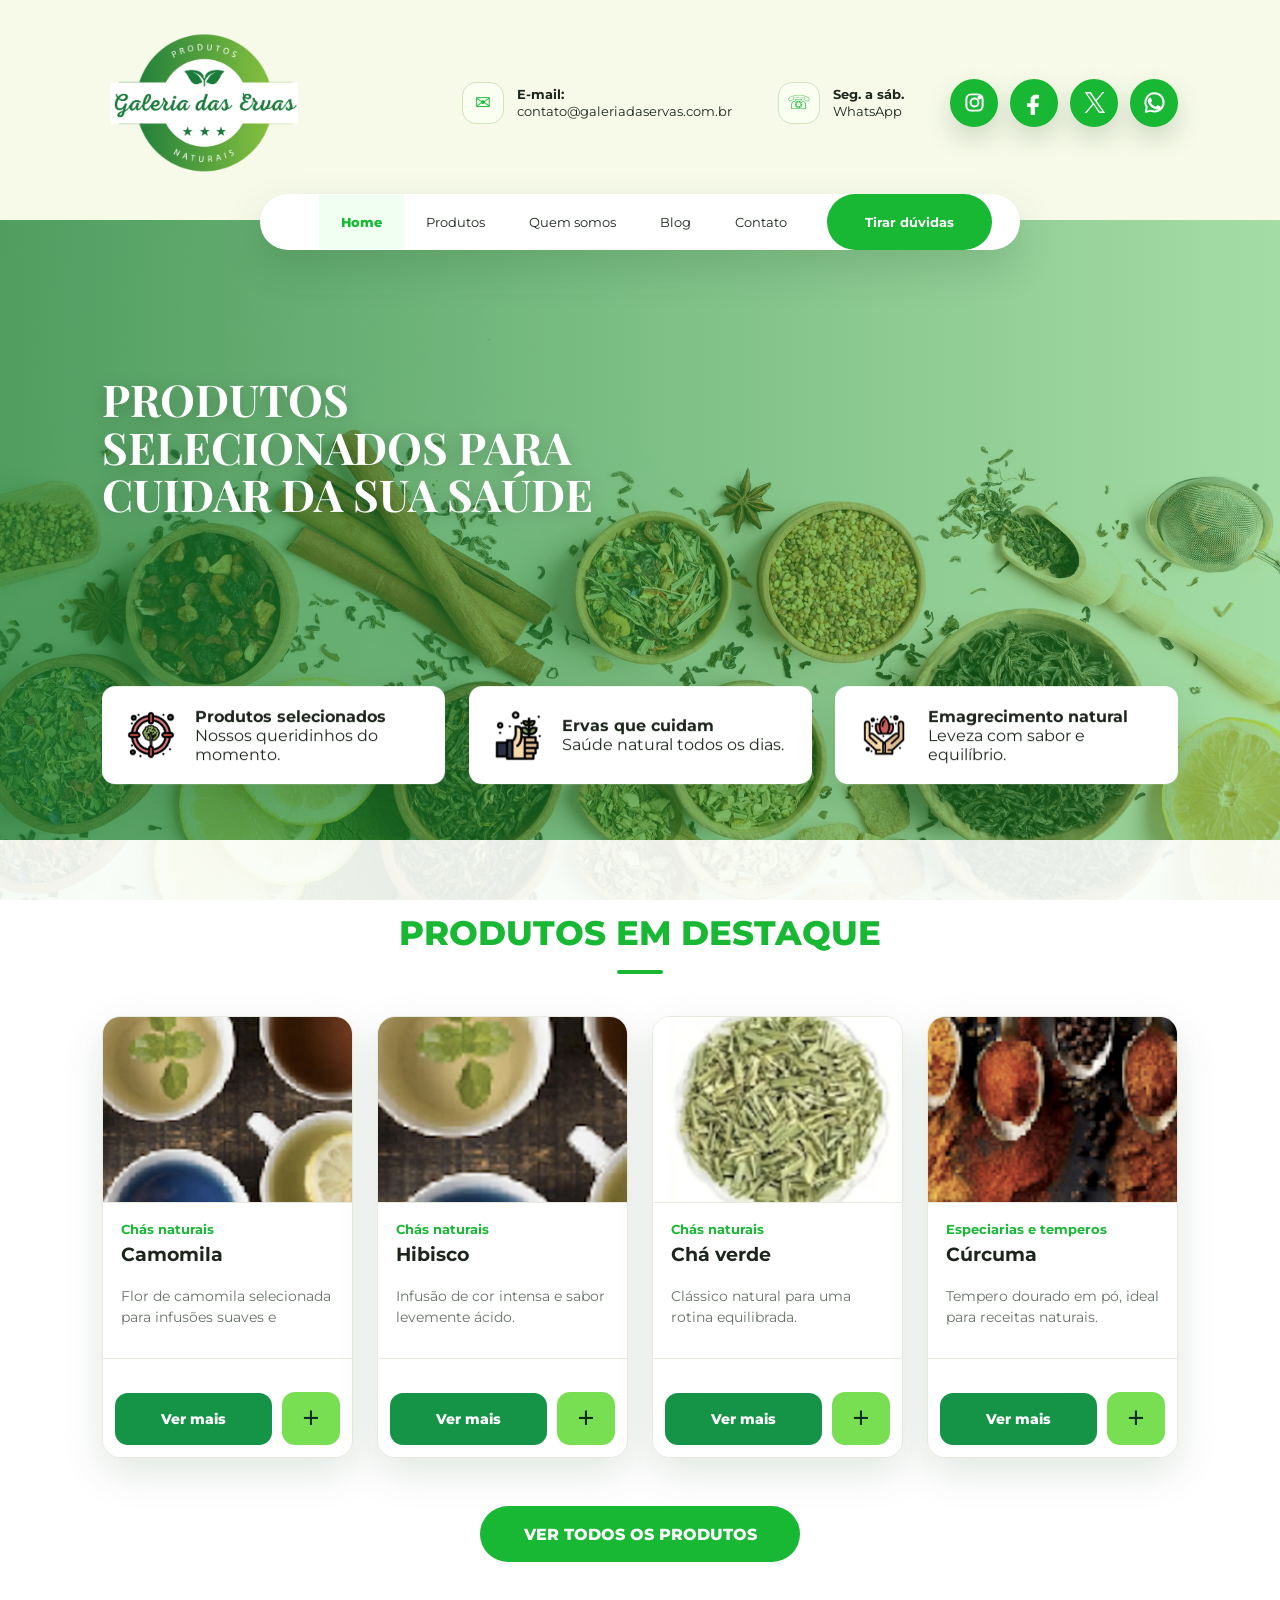
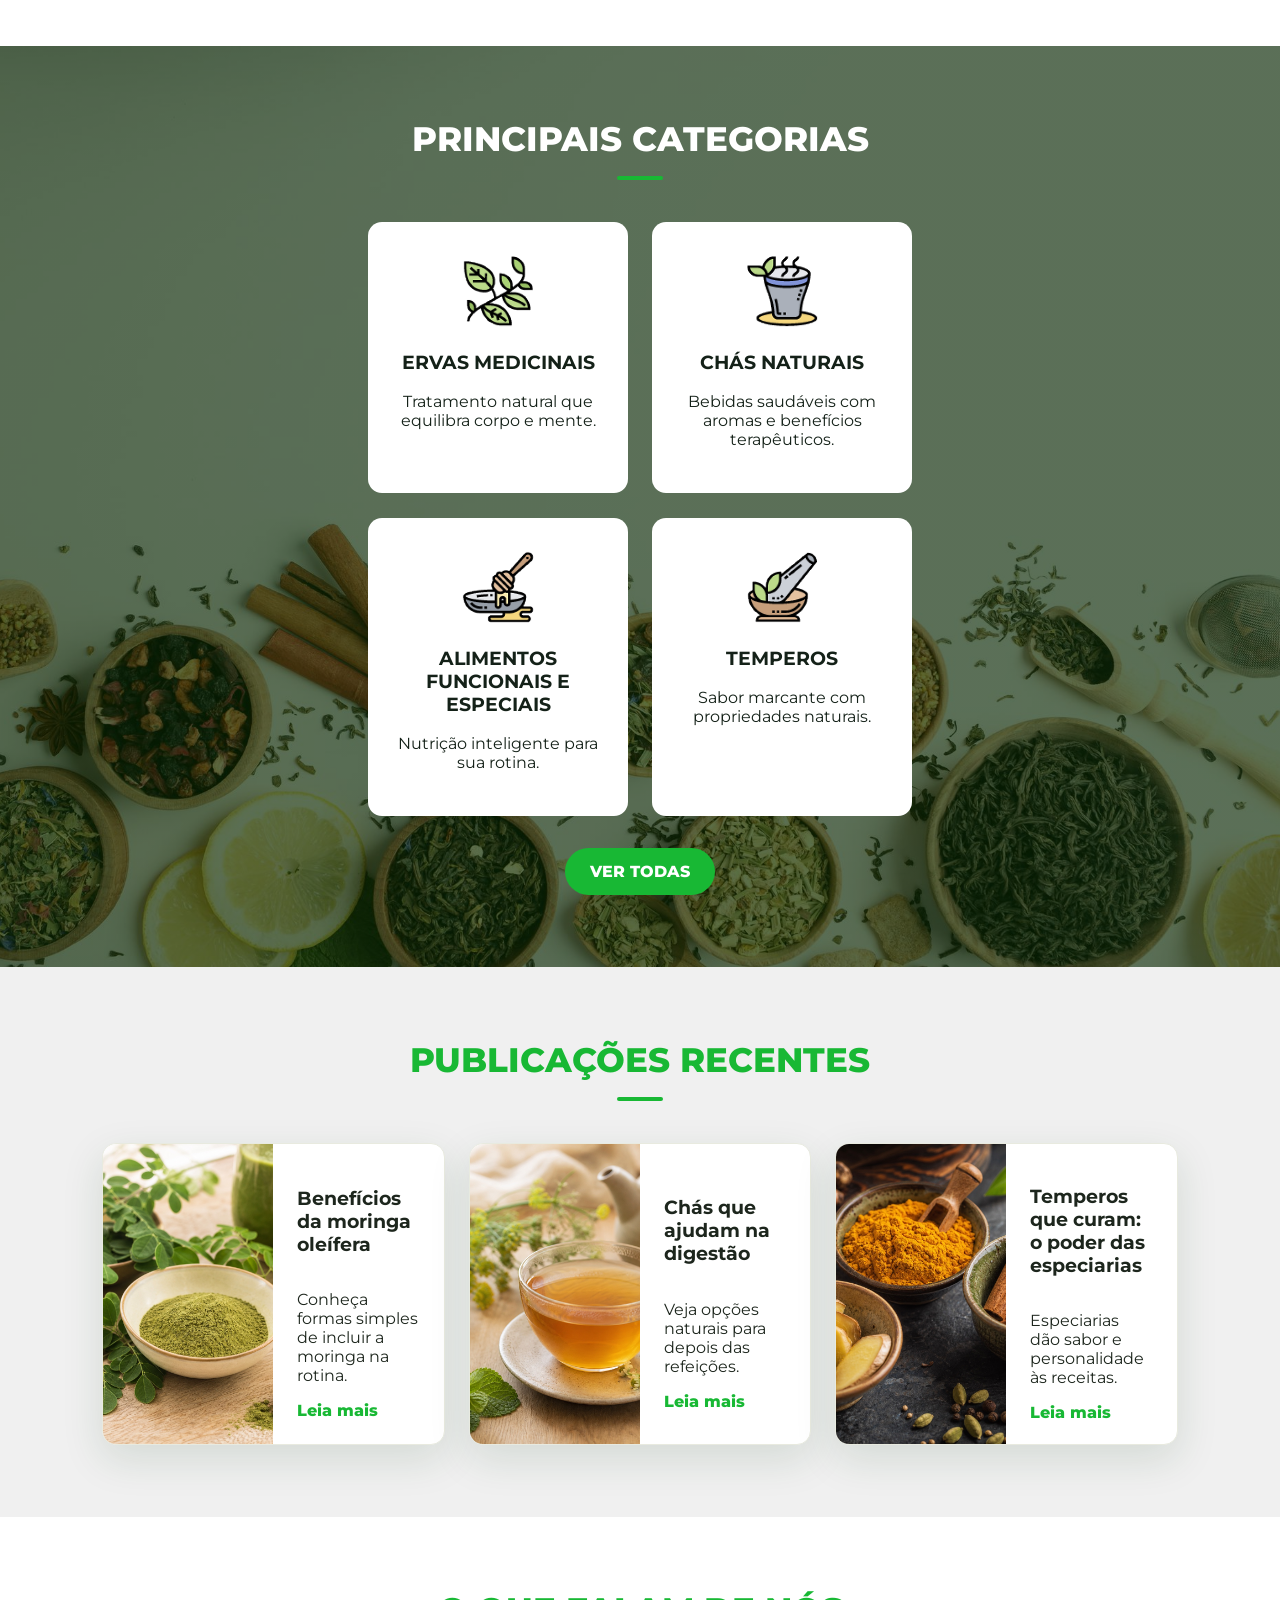
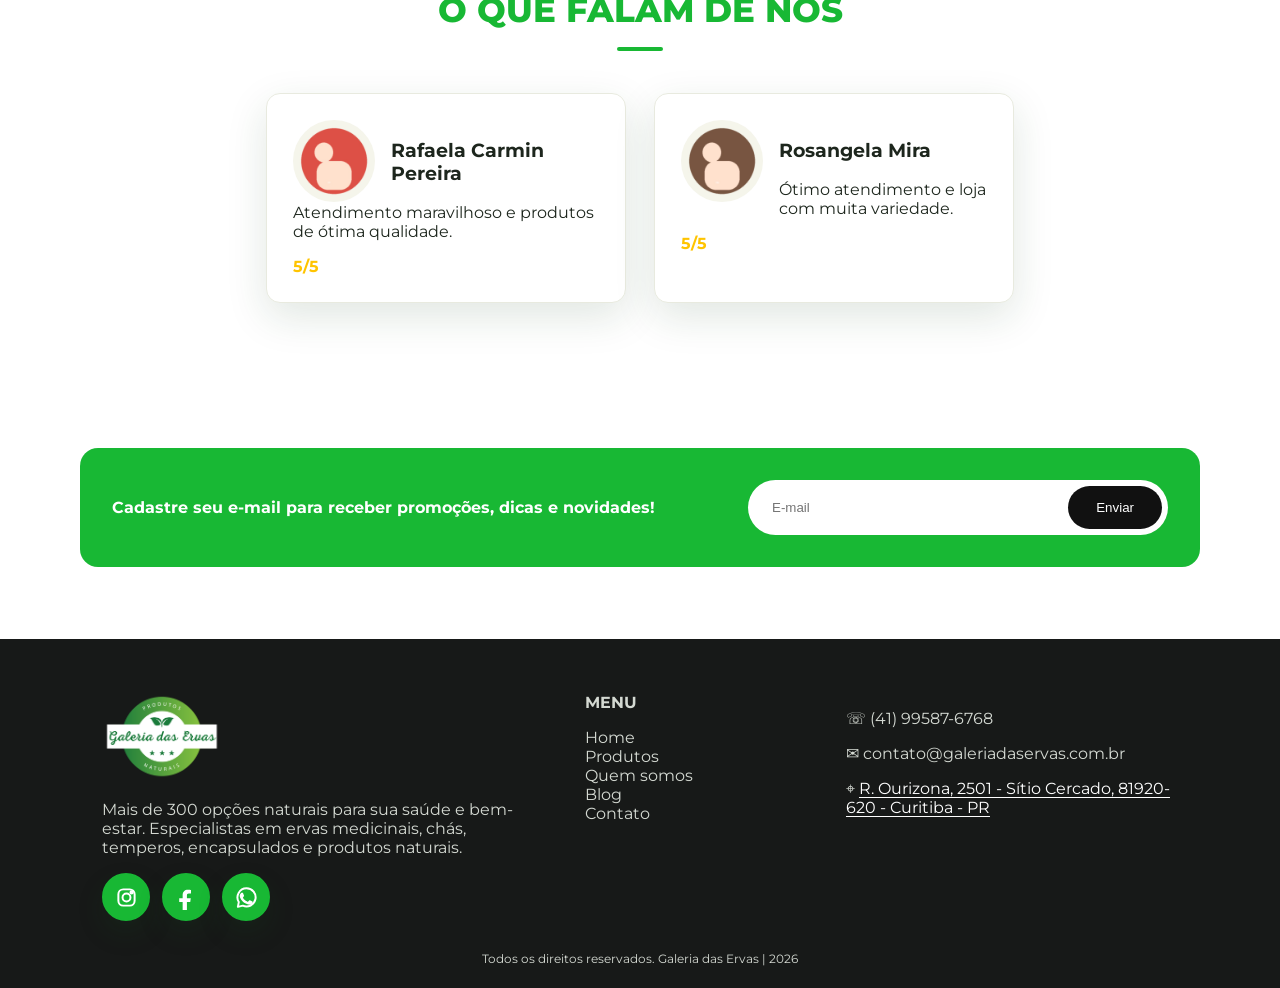
<file: index.html>
<!doctype html><html lang="pt-BR"><head><meta charset="utf-8"><meta name="viewport" content="width=device-width,initial-scale=1"><title>Galeria das Ervas | Produtos naturais</title><meta name="description" content="Produtos naturais, ervas medicinais, chás e alimentos funcionais em Curitiba."><link rel="stylesheet" href="assets/css/style.css?v=20260718-1"></head><body data-page="home"><header class="site-header">
 <div class="top"><div class="container top-inner"><div class="mobile-head"><a href="index.html"><img class="logo js-logo" src="assets/img/site/logo.png" alt="Galeria das Ervas"></a><button class="menu-toggle" type="button" aria-label="Abrir menu" aria-expanded="false"><span></span><span></span><span></span></button></div><a class="desktop-logo" href="index.html"><img class="logo js-logo" src="assets/img/site/logo.png" alt="Galeria das Ervas"></a><div class="quick"><div class="quick-left"><div class="quick-item"><span class="quick-icon">✉</span><p><b>E-mail:</b><br><a class="js-email" href="#">contato@galeriadaservas.com.br</a></p></div><div class="quick-item"><span class="quick-icon">☏</span><p><b>Seg. a sáb.</b><br><a class="js-whats" target="_blank">WhatsApp</a></p></div></div><div class="social"><a class="js-instagram setting-instagram" target="_blank" title="Instagram">IG</a><a class="js-facebook setting-facebook" target="_blank" title="Facebook">FB</a><a class="js-x-twitter setting-x-twitter" target="_blank" title="X">X</a><a class="js-whats setting-whatsapp" target="_blank" title="WhatsApp">WA</a></div></div></div></div>
 <div class="nav-wrap"><nav class="nav"><a href="index.html">Home</a><a href="produtos.html">Produtos</a><a href="sobre.html">Quem somos</a><a href="blog.html">Blog</a><a href="contato.html">Contato</a><a class="cta js-whats" target="_blank">Tirar dúvidas</a></nav></div>
</header>
<section class="hero"><div class="container"><h1>Produtos selecionados para cuidar da sua saúde</h1></div>
<div class="container feature-strip">
  <div class="mini"><img class="mini-icon" src="assets/img/icones/produtos-selecionados.png" alt=""><p><b>Produtos selecionados</b>Nossos queridinhos do momento.</p></div>
  <div class="mini"><img class="mini-icon" src="assets/img/icones/ervas-que-cuidam.png" alt=""><p><b>Ervas que cuidam</b>Saúde natural todos os dias.</p></div>
  <div class="mini"><img class="mini-icon" src="assets/img/icones/emagrecimento-natural.png" alt=""><p><b>Emagrecimento natural</b>Leveza com sabor e equilíbrio.</p></div>
</div></section>
<section class="section pattern"><div class="container"><div class="title"><h2>Produtos em destaque</h2></div><div id="featured" class="grid"></div><div class="featured-cta"><a class="btn" href="produtos.html">VER TODOS OS PRODUTOS</a></div></div></section>
<section class="section darkband"><div class="container"><div class="title"><h2 style="color:#fff">Principais categorias</h2></div><div id="categories" class="categories"></div><div class="categories-cta"><a class="btn" href="produtos.html">VER TODAS</a></div></div></section>
<section class="section" style="background:#f0f0f0"><div class="container"><div class="title"><h2>Publicações recentes</h2></div><div id="posts" class="grid3"></div></div></section>
<section class="section pattern"><div class="container"><div class="title"><h2>O que falam de nós</h2></div><div id="testimonials" class="grid3"></div></div></section><section class="section"><div class="container newsletter"><b>Cadastre seu e-mail para receber promoções, dicas e novidades!</b><form><input type="email" placeholder="E-mail"><button type="button">Enviar</button></form></div></section>
<footer class="footer"><div class="container footer-grid"><div><img class="js-logo" src="assets/img/site/logo.png" alt="Galeria das Ervas"><p>Mais de 300 opções naturais para sua saúde e bem-estar. Especialistas em ervas medicinais, chás, temperos, encapsulados e produtos naturais.</p><div class="footer-social"><a class="js-instagram setting-instagram" target="_blank" title="Instagram">IG</a><a class="js-facebook setting-facebook" target="_blank" title="Facebook">FB</a><a class="js-whats setting-whatsapp" target="_blank" title="WhatsApp">WA</a></div></div><div><b>MENU</b><p><a href="index.html">Home</a><br><a href="produtos.html">Produtos</a><br><a href="sobre.html">Quem somos</a><br><a href="blog.html">Blog</a><br><a href="contato.html">Contato</a></p></div><div class="footer-contact"><p>☏ <a class="js-whats" target="_blank">(41) 99587-6768</a></p><p>✉ <a class="js-email"></a></p><p>⌖ <a class="js-maps map-link" target="_blank"><span class="js-endereco"></span></a></p></div></div><div class="container" style="text-align:center;margin-top:30px;font-size:12px">Todos os direitos reservados. Galeria das Ervas | 2026</div></footer><script src="assets/js/config.js?v=20260711-5"></script><script src="assets/js/fallback-data.js?v=20260711-5"></script><script src="assets/js/site.js?v=20260718-1"></script></body></html>
</file>
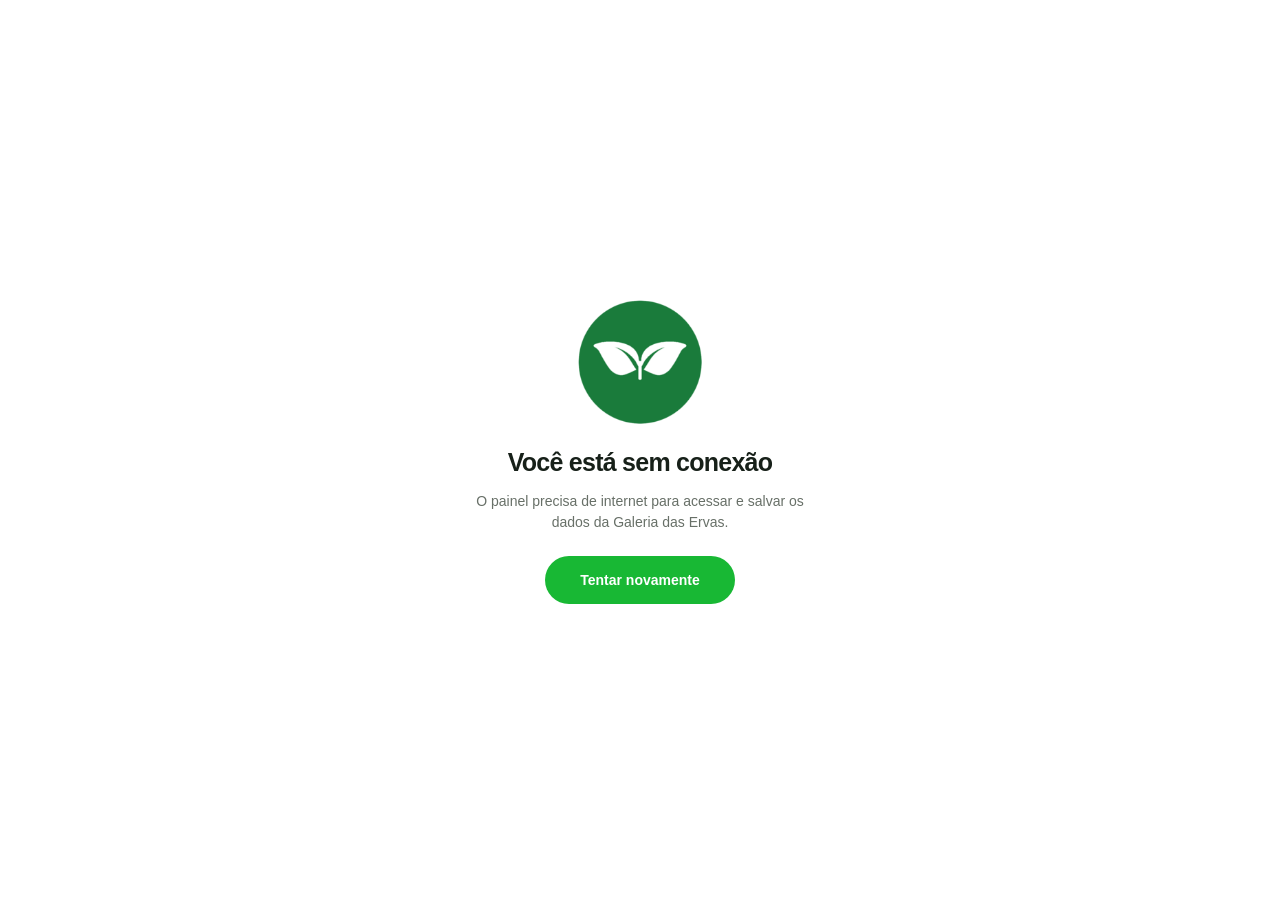
<file: dashboard/index.html>
<!doctype html>
<html lang="pt-BR">
<head>
  <meta charset="utf-8">
  <meta name="viewport" content="width=device-width,initial-scale=1">
  <meta name="robots" content="noindex,nofollow">
  <meta http-equiv="refresh" content="0;url=/painel/index.html">
  <link rel="canonical" href="https://www.galeriadaservas.com.br/painel/">
  <title>Abrindo painel…</title>
  <script>window.location.replace('/painel/index.html');</script>
</head>
<body>
  <p><a href="/painel/index.html">Abrir painel</a></p>
</body>
</html>
</file>
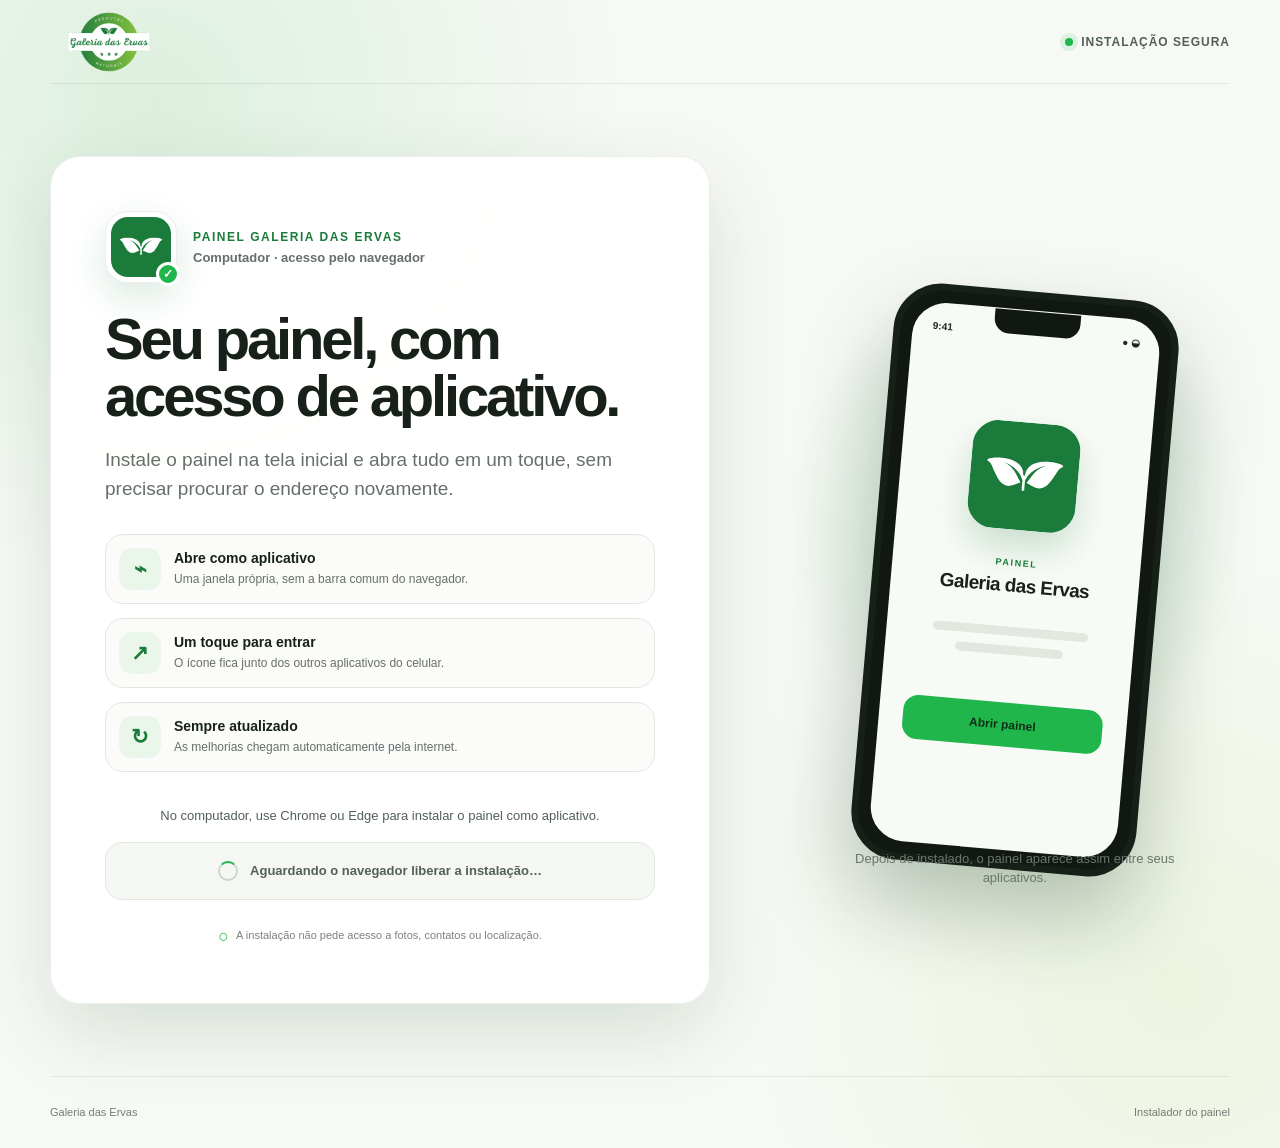
<file: instalar/index.html>
<!doctype html>
<html lang="pt-BR">
<head>
  <meta charset="utf-8">
  <meta name="viewport" content="width=device-width,initial-scale=1,viewport-fit=cover">
  <meta name="description" content="Instale o Painel da Galeria das Ervas no seu celular.">
  <meta name="theme-color" content="#1a7b3b">
  <meta name="color-scheme" content="light">
  <meta name="robots" content="noindex,nofollow">
  <link rel="manifest" href="./manifest.webmanifest">
  <link rel="icon" href="/favicon.ico" sizes="any">
  <link rel="apple-touch-icon" href="/painel/icons/apple-touch-icon.png">
  <link rel="stylesheet" href="./styles.css?v=20260718-2">
  <link rel="canonical" href="https://www.galeriadaservas.com.br/instalar/">
  <title>Instalar Painel | Galeria das Ervas</title>
</head>
<body>
  <div class="page-shell">
    <header class="brand-bar" aria-label="Galeria das Ervas">
      <div class="brand-home">
        <img src="/assets/img/site/logo.png" alt="Galeria das Ervas">
      </div>
      <span>Instalação segura</span>
    </header>

    <main id="mainContent" class="installer-layout">
      <section class="installer-card" aria-labelledby="installerTitle">
        <div class="app-identity">
          <div class="app-icon-shell" aria-hidden="true">
            <img src="/painel/icons/icon-192.png" alt="">
            <span class="verified-mark">✓</span>
          </div>
          <div>
            <p class="eyebrow">Painel Galeria das Ervas</p>
            <p id="platformLabel" class="platform-label">Verificando seu aparelho…</p>
          </div>
        </div>

        <div class="intro-copy">
          <h1 id="installerTitle">Seu painel, com acesso de aplicativo.</h1>
          <p id="installerLead">Instale o painel na tela inicial e abra tudo em um toque, sem precisar procurar o endereço novamente.</p>
        </div>

        <ul class="benefit-list" aria-label="Vantagens da instalação">
          <li><span aria-hidden="true">⌁</span><div><b>Abre como aplicativo</b><small>Uma janela própria, sem a barra comum do navegador.</small></div></li>
          <li><span aria-hidden="true">↗</span><div><b>Um toque para entrar</b><small>O ícone fica junto dos outros aplicativos do celular.</small></div></li>
          <li><span aria-hidden="true">↻</span><div><b>Sempre atualizado</b><small>As melhorias chegam automaticamente pela internet.</small></div></li>
        </ul>

        <div class="install-zone">
          <p id="stateMessage" class="state-message" aria-live="polite">Estamos identificando a melhor forma de instalar.</p>

          <button id="installButton" class="primary-action" type="button" hidden>
            <span class="button-icon" aria-hidden="true">↓</span>
            Instalar aplicativo
          </button>

          <button id="iosGuideButton" class="primary-action" type="button" hidden>
            <span class="button-icon share-mini" aria-hidden="true"></span>
            Instalar no iPhone ou iPad
          </button>

          <a id="openPanelButton" class="primary-action" href="/painel/" hidden>
            <span class="button-icon" aria-hidden="true">↗</span>
            Abrir painel
          </a>

          <div id="waitingState" class="waiting-state" hidden>
            <span class="loading-ring" aria-hidden="true"></span>
            <span>Preparando a instalação no navegador…</span>
          </div>

          <div id="manualInstallHelp" class="manual-help" hidden>
            <p><b>Se o botão não aparecer:</b></p>
            <ol>
              <li>Toque nos três pontos <b>⋮</b> do navegador.</li>
              <li>Escolha <b>Adicionar à tela inicial</b> ou <b>Instalar app</b>.</li>
              <li>Confirme em <b>Instalar</b>.</li>
            </ol>
          </div>

          <button id="manualHelpButton" class="text-action" type="button" aria-expanded="false" hidden>Ver instalação pelo menu</button>

          <div id="inAppState" class="in-app-state" hidden>
            <div class="in-app-heading">
              <span aria-hidden="true">↗</span>
              <div><b>Abra no navegador para instalar</b><small id="inAppInstructions">Use o menu deste aplicativo e escolha abrir no navegador.</small></div>
            </div>
            <div class="helper-actions">
              <a id="openExternalButton" class="secondary-action" href="#" hidden>Abrir no Chrome</a>
              <button id="copyAddressButton" class="secondary-action" type="button">Copiar endereço</button>
            </div>
          </div>

          <div id="iosCompletionState" class="completion-state" hidden>
            <span class="completion-icon" aria-hidden="true">✓</span>
            <div>
              <b>Agora abra pela Tela de Início</b>
              <p>Procure o ícone <strong>Painel</strong> junto dos seus aplicativos. Se ele não apareceu, repita os passos.</p>
            </div>
            <button id="repeatIosButton" class="secondary-action" type="button">Rever instruções</button>
          </div>
        </div>

        <p class="privacy-note"><span aria-hidden="true">○</span> A instalação não pede acesso a fotos, contatos ou localização.</p>
      </section>

      <aside class="app-preview" aria-label="Prévia do aplicativo instalado">
        <div class="preview-glow"></div>
        <div class="phone-frame">
          <div class="phone-speaker"></div>
          <div class="phone-screen">
            <div class="screen-status"><span>9:41</span><span>● ◒</span></div>
            <div class="screen-content">
              <img src="/painel/icons/icon-192.png" alt="">
              <small>PAINEL</small>
              <b>Galeria das Ervas</b>
              <span class="screen-line"></span>
              <span class="screen-line short"></span>
              <span class="screen-button">Abrir painel</span>
            </div>
          </div>
        </div>
        <p>Depois de instalado, o painel aparece assim entre seus aplicativos.</p>
      </aside>
    </main>

    <footer class="page-footer">
      <span>Galeria das Ervas</span>
      <span>Instalador do painel</span>
    </footer>
  </div>

  <div id="iosTutorial" class="tutorial-backdrop" role="presentation" hidden>
    <div id="sharePointer" class="share-pointer" aria-hidden="true">
      <span class="pointer-label">Toque no Compartilhar</span>
      <span class="pointer-arrow"></span>
      <span class="share-symbol"></span>
    </div>

    <section class="tutorial-dialog" role="dialog" aria-modal="true" aria-labelledby="tutorialTitle" aria-describedby="tutorialDescription">
      <button id="closeTutorialButton" class="dialog-close" type="button" aria-label="Fechar instruções">×</button>
      <p class="eyebrow">Instalação no iPhone e iPad</p>
      <h2 id="tutorialTitle">Só faltam dois toques.</h2>
      <p id="tutorialDescription">A Apple pede que a instalação seja confirmada pelo menu de compartilhamento.</p>

      <ol class="ios-steps">
        <li>
          <span class="step-number">1</span>
          <div class="step-copy"><b>Toque em Compartilhar</b><small id="sharePositionText">Procure o símbolo na barra do navegador.</small></div>
          <span class="share-symbol inline-share" aria-hidden="true"></span>
        </li>
        <li>
          <span class="step-number">2</span>
          <div class="step-copy"><b>Adicionar à Tela de Início</b><small>Role o menu, toque nessa opção e confirme em Adicionar.</small></div>
          <span class="home-add-symbol" aria-hidden="true">＋</span>
        </li>
      </ol>

      <div class="dialog-actions">
        <button id="alreadyAddedButton" class="primary-action" type="button">Já toquei em Adicionar</button>
        <button id="cancelTutorialButton" class="text-action" type="button">Voltar</button>
      </div>
    </section>
  </div>

  <div id="toast" class="toast" role="status" aria-live="polite" aria-atomic="true" hidden></div>

  <script type="module" src="./install.js?v=20260718-2"></script>
</body>
</html>
</file>
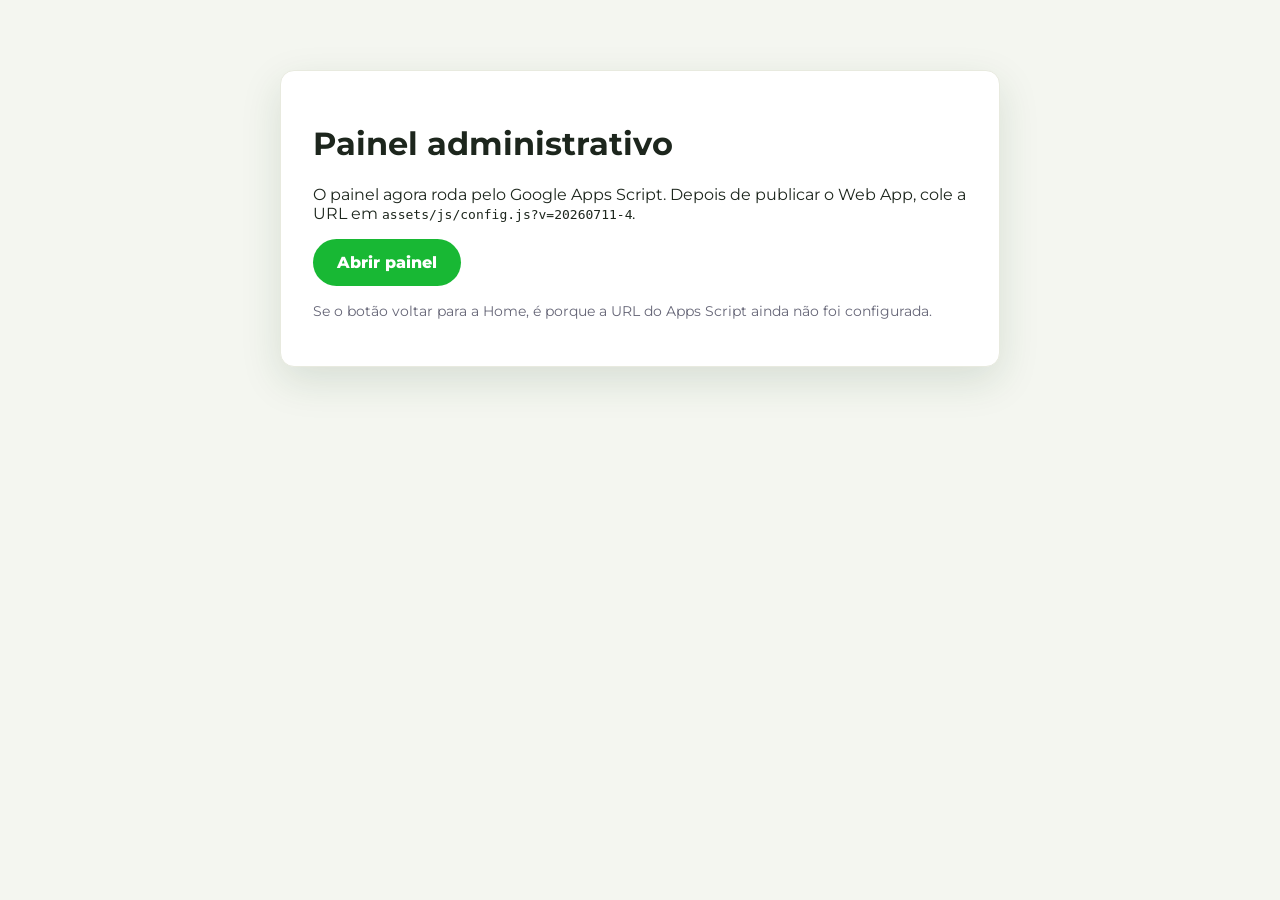
<file: admin.html>
<!doctype html><html lang="pt-BR"><head><meta charset="utf-8"><meta name="viewport" content="width=device-width,initial-scale=1"><title>Painel Admin | Galeria das Ervas</title><link rel="stylesheet" href="assets/css/style.css?v=20260711-4"></head><body class="admin-body"><main class="container" style="padding:70px 20px;max-width:760px"><div class="card" style="padding:32px"><h1>Painel administrativo</h1><p>O painel agora roda pelo Google Apps Script. Depois de publicar o Web App, cole a URL em <code>assets/js/config.js?v=20260711-4</code>.</p><p><a class="btn" id="adminLink" href="index.html">Abrir painel</a></p><p style="font-size:14px;color:#667">Se o botão voltar para a Home, é porque a URL do Apps Script ainda não foi configurada.</p></div></main><script src="assets/js/config.js?v=20260711-4"></script><script>const a=document.getElementById('adminLink'); if(window.APPS_SCRIPT_URL&&window.APPS_SCRIPT_URL.includes('script.google.com')) a.href=window.APPS_SCRIPT_URL;</script></body></html>
</file>
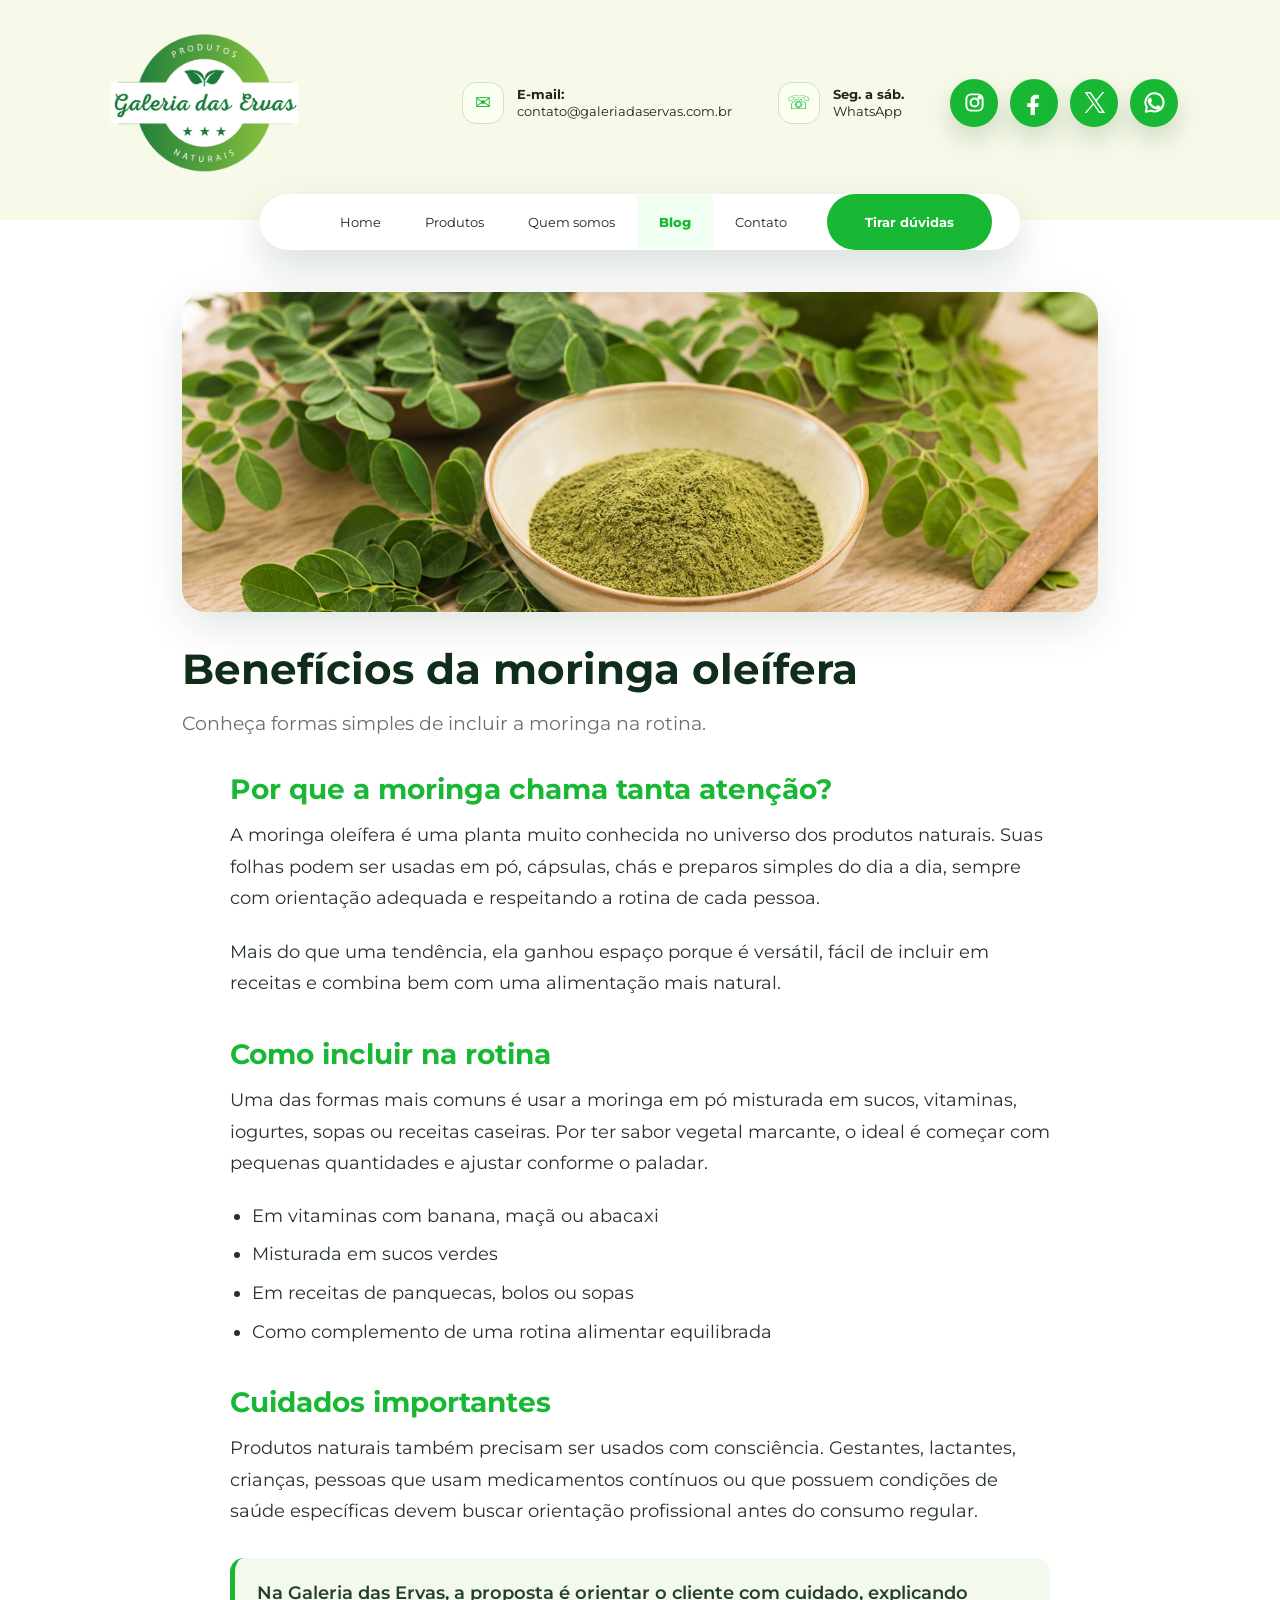
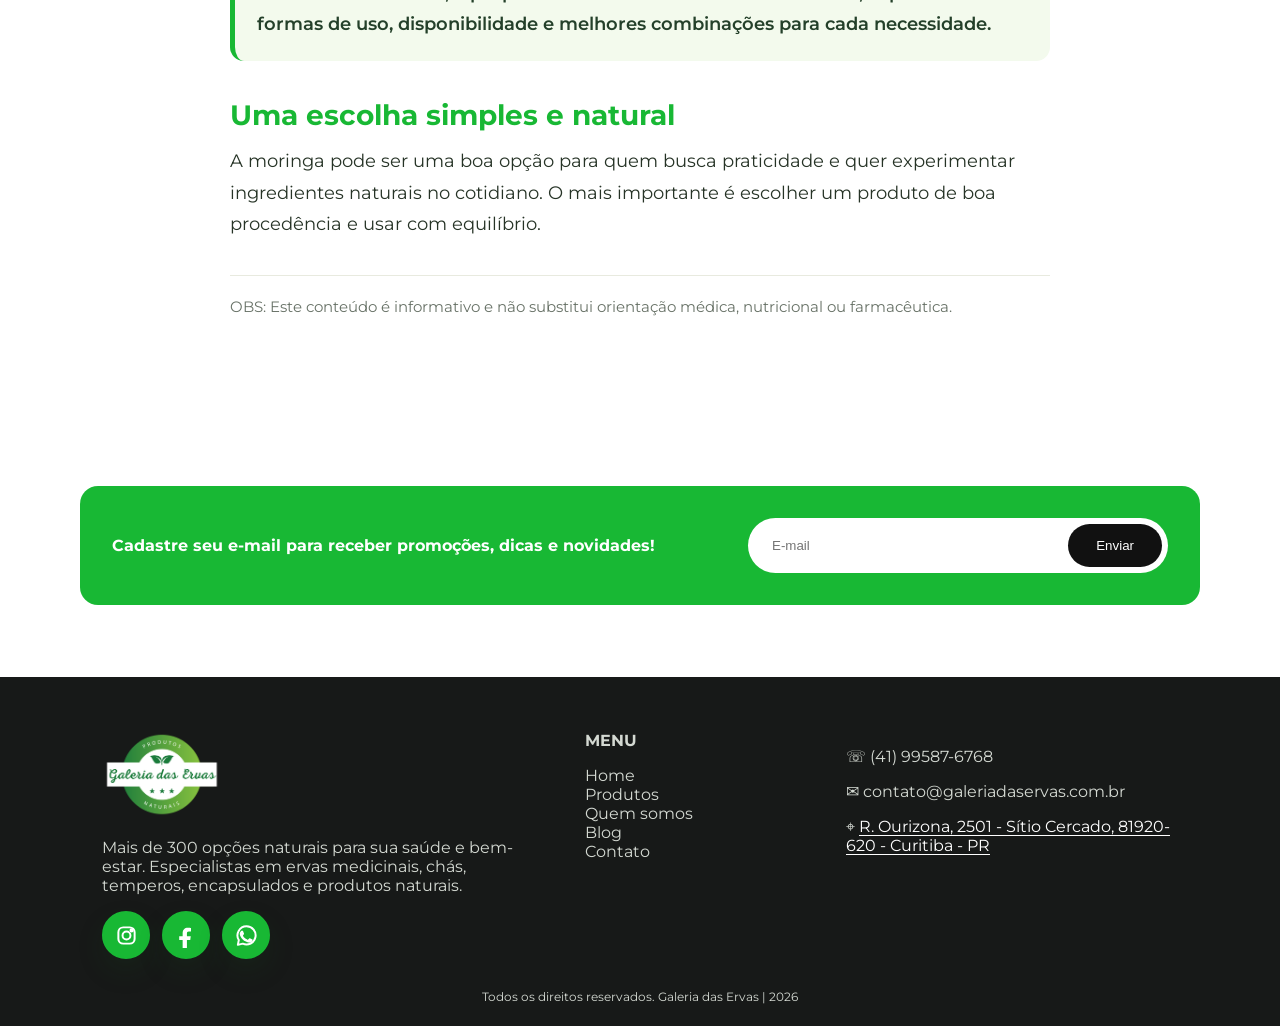
<file: artigo.html>
<!doctype html><html lang="pt-BR"><head><meta charset="utf-8"><meta name="viewport" content="width=device-width,initial-scale=1"><title>Artigo | Galeria das Ervas</title><link rel="stylesheet" href="assets/css/style.css?v=20260711-5"></head><body data-page="artigo"><header class="site-header">
 <div class="top"><div class="container top-inner"><div class="mobile-head"><a href="index.html"><img class="logo js-logo" src="assets/img/site/logo.png" alt="Galeria das Ervas"></a><button class="menu-toggle" type="button" aria-label="Abrir menu" aria-expanded="false"><span></span><span></span><span></span></button></div><a class="desktop-logo" href="index.html"><img class="logo js-logo" src="assets/img/site/logo.png" alt="Galeria das Ervas"></a><div class="quick"><div class="quick-left"><div class="quick-item"><span class="quick-icon">✉</span><p><b>E-mail:</b><br><a class="js-email" href="#">contato@galeriadaservas.com.br</a></p></div><div class="quick-item"><span class="quick-icon">☏</span><p><b>Seg. a sáb.</b><br><a class="js-whats" target="_blank">WhatsApp</a></p></div></div><div class="social"><a class="js-instagram setting-instagram" target="_blank" title="Instagram">IG</a><a class="js-facebook setting-facebook" target="_blank" title="Facebook">FB</a><a class="js-x-twitter setting-x-twitter" target="_blank" title="X">X</a><a class="js-whats setting-whatsapp" target="_blank" title="WhatsApp">WA</a></div></div></div></div>
 <div class="nav-wrap"><nav class="nav"><a href="index.html">Home</a><a href="produtos.html">Produtos</a><a href="sobre.html">Quem somos</a><a href="blog.html">Blog</a><a href="contato.html">Contato</a><a class="cta js-whats" target="_blank">Tirar dúvidas</a></nav></div>
</header><section class="section"><article id="article" class="container"></article></section><section class="section"><div class="container newsletter"><b>Cadastre seu e-mail para receber promoções, dicas e novidades!</b><form><input type="email" placeholder="E-mail"><button type="button">Enviar</button></form></div></section>
<footer class="footer"><div class="container footer-grid"><div><img class="js-logo" src="assets/img/site/logo.png" alt="Galeria das Ervas"><p>Mais de 300 opções naturais para sua saúde e bem-estar. Especialistas em ervas medicinais, chás, temperos, encapsulados e produtos naturais.</p><div class="footer-social"><a class="js-instagram setting-instagram" target="_blank" title="Instagram">IG</a><a class="js-facebook setting-facebook" target="_blank" title="Facebook">FB</a><a class="js-whats setting-whatsapp" target="_blank" title="WhatsApp">WA</a></div></div><div><b>MENU</b><p><a href="index.html">Home</a><br><a href="produtos.html">Produtos</a><br><a href="sobre.html">Quem somos</a><br><a href="blog.html">Blog</a><br><a href="contato.html">Contato</a></p></div><div class="footer-contact"><p>☏ <a class="js-whats" target="_blank">(41) 99587-6768</a></p><p>✉ <a class="js-email"></a></p><p>⌖ <a class="js-maps map-link" target="_blank"><span class="js-endereco"></span></a></p></div></div><div class="container" style="text-align:center;margin-top:30px;font-size:12px">Todos os direitos reservados. Galeria das Ervas | 2026</div></footer><script src="assets/js/config.js?v=20260711-5"></script><script src="assets/js/fallback-data.js?v=20260711-5"></script><script src="assets/js/site.js?v=20260711-5"></script></body></html>
</file>
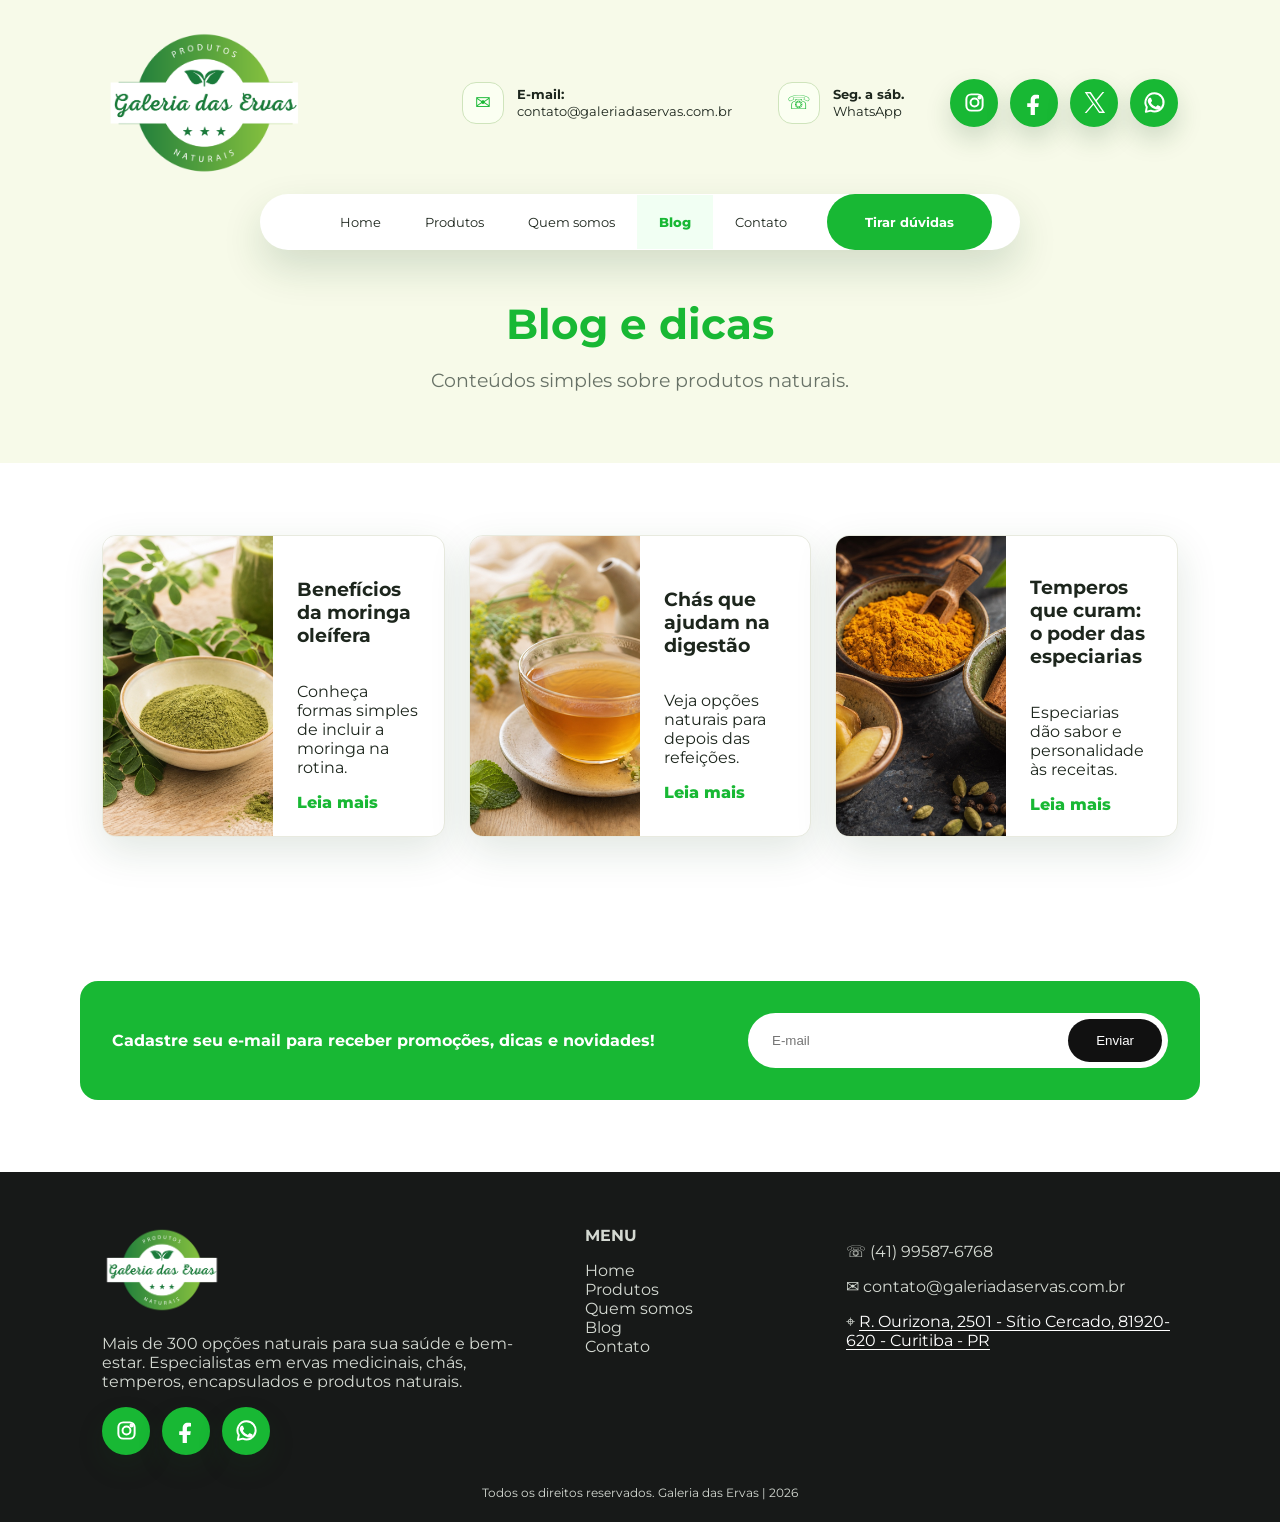
<file: blog.html>
<!doctype html><html lang="pt-BR"><head><meta charset="utf-8"><meta name="viewport" content="width=device-width,initial-scale=1"><title>Blog | Galeria das Ervas</title><link rel="stylesheet" href="assets/css/style.css?v=20260711-5"></head><body data-page="blog"><header class="site-header">
 <div class="top"><div class="container top-inner"><div class="mobile-head"><a href="index.html"><img class="logo js-logo" src="assets/img/site/logo.png" alt="Galeria das Ervas"></a><button class="menu-toggle" type="button" aria-label="Abrir menu" aria-expanded="false"><span></span><span></span><span></span></button></div><a class="desktop-logo" href="index.html"><img class="logo js-logo" src="assets/img/site/logo.png" alt="Galeria das Ervas"></a><div class="quick"><div class="quick-left"><div class="quick-item"><span class="quick-icon">✉</span><p><b>E-mail:</b><br><a class="js-email" href="#">contato@galeriadaservas.com.br</a></p></div><div class="quick-item"><span class="quick-icon">☏</span><p><b>Seg. a sáb.</b><br><a class="js-whats" target="_blank">WhatsApp</a></p></div></div><div class="social"><a class="js-instagram setting-instagram" target="_blank" title="Instagram">IG</a><a class="js-facebook setting-facebook" target="_blank" title="Facebook">FB</a><a class="js-x-twitter setting-x-twitter" target="_blank" title="X">X</a><a class="js-whats setting-whatsapp" target="_blank" title="WhatsApp">WA</a></div></div></div></div>
 <div class="nav-wrap"><nav class="nav"><a href="index.html">Home</a><a href="produtos.html">Produtos</a><a href="sobre.html">Quem somos</a><a href="blog.html">Blog</a><a href="contato.html">Contato</a><a class="cta js-whats" target="_blank">Tirar dúvidas</a></nav></div>
</header><section class="page-hero"><div class="container"><h1>Blog e dicas</h1><p class="lead">Conteúdos simples sobre produtos naturais.</p></div></section><section class="section"><div class="container"><div id="postsList" class="grid3"></div></div></section><section class="section"><div class="container newsletter"><b>Cadastre seu e-mail para receber promoções, dicas e novidades!</b><form><input type="email" placeholder="E-mail"><button type="button">Enviar</button></form></div></section>
<footer class="footer"><div class="container footer-grid"><div><img class="js-logo" src="assets/img/site/logo.png" alt="Galeria das Ervas"><p>Mais de 300 opções naturais para sua saúde e bem-estar. Especialistas em ervas medicinais, chás, temperos, encapsulados e produtos naturais.</p><div class="footer-social"><a class="js-instagram setting-instagram" target="_blank" title="Instagram">IG</a><a class="js-facebook setting-facebook" target="_blank" title="Facebook">FB</a><a class="js-whats setting-whatsapp" target="_blank" title="WhatsApp">WA</a></div></div><div><b>MENU</b><p><a href="index.html">Home</a><br><a href="produtos.html">Produtos</a><br><a href="sobre.html">Quem somos</a><br><a href="blog.html">Blog</a><br><a href="contato.html">Contato</a></p></div><div class="footer-contact"><p>☏ <a class="js-whats" target="_blank">(41) 99587-6768</a></p><p>✉ <a class="js-email"></a></p><p>⌖ <a class="js-maps map-link" target="_blank"><span class="js-endereco"></span></a></p></div></div><div class="container" style="text-align:center;margin-top:30px;font-size:12px">Todos os direitos reservados. Galeria das Ervas | 2026</div></footer><script src="assets/js/config.js?v=20260711-5"></script><script src="assets/js/fallback-data.js?v=20260711-5"></script><script src="assets/js/site.js?v=20260711-5"></script></body></html>
</file>
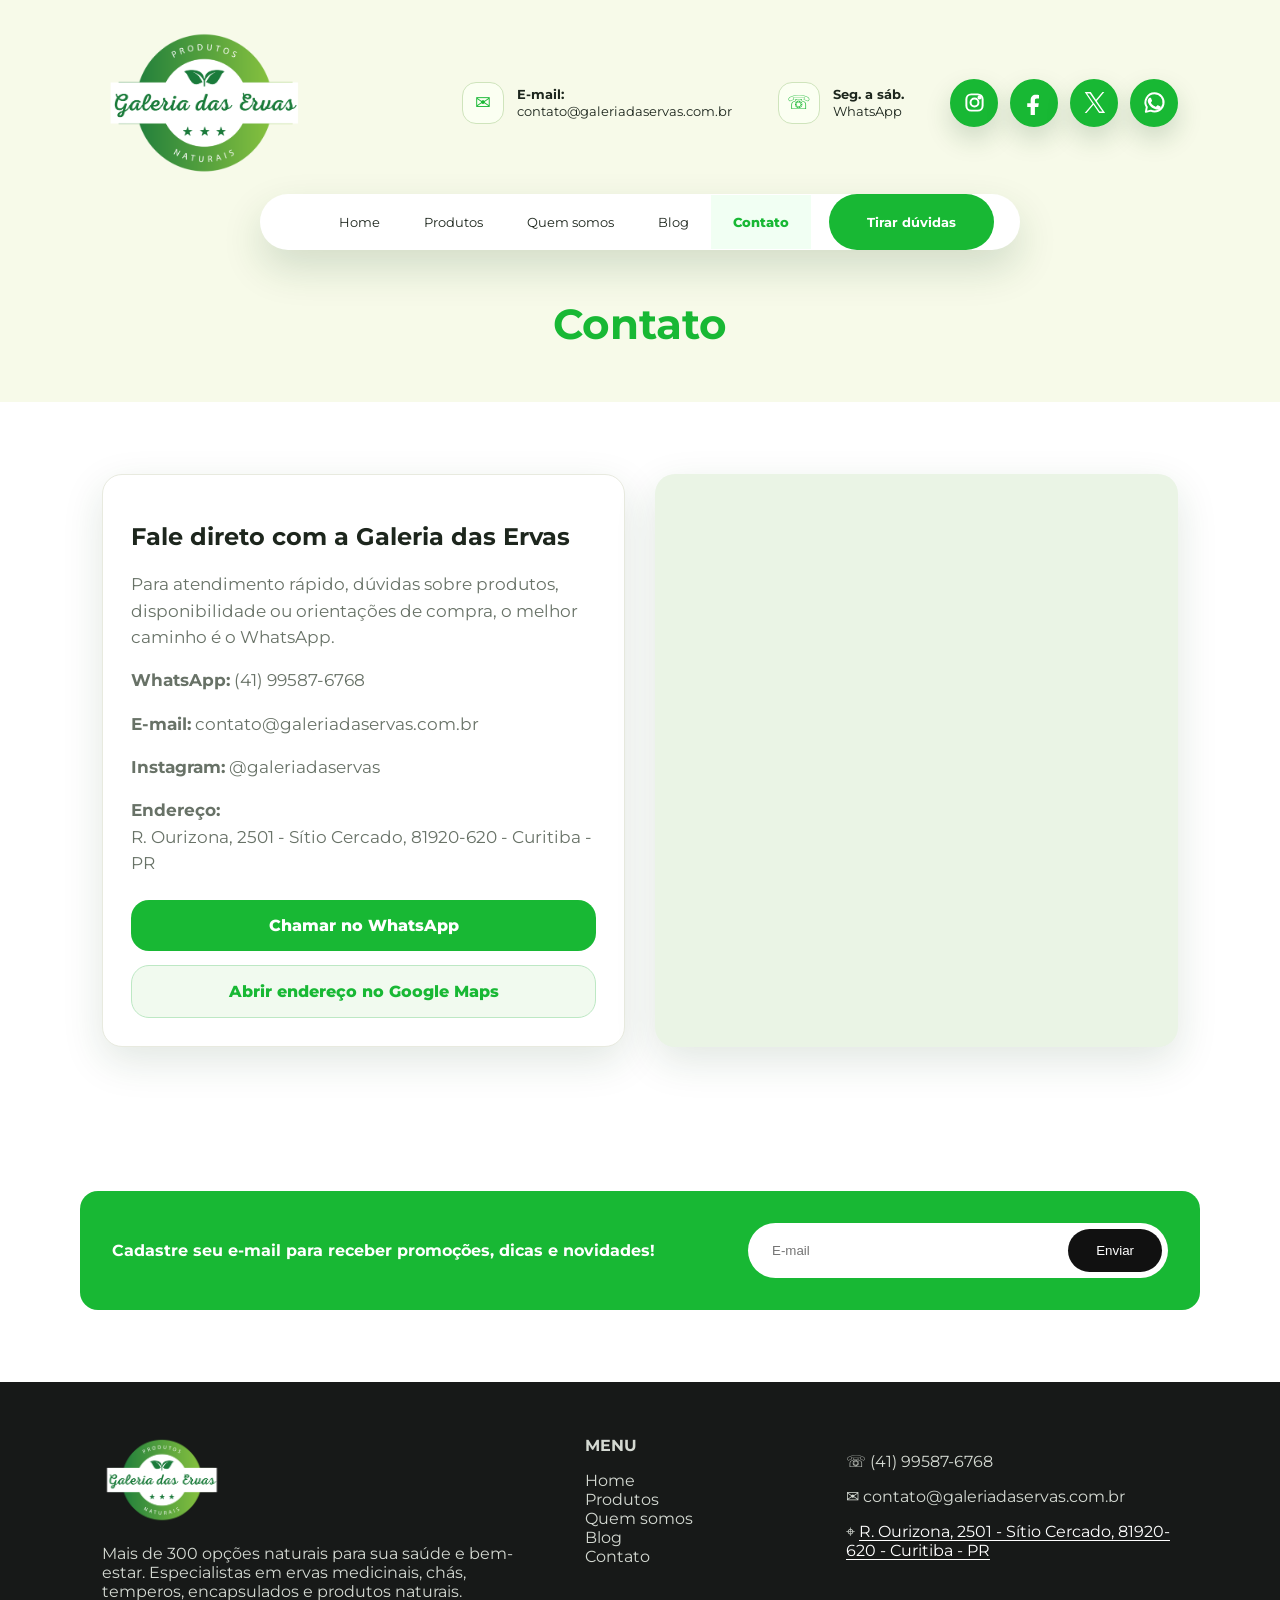
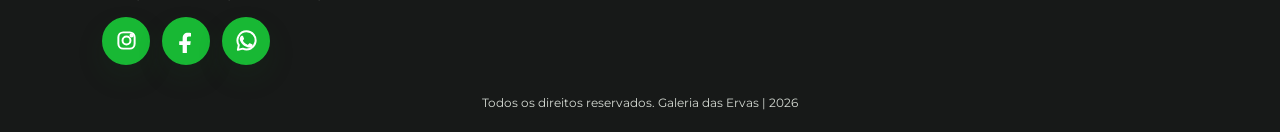
<file: contato.html>
<!doctype html><html lang="pt-BR"><head><meta charset="utf-8"><meta name="viewport" content="width=device-width,initial-scale=1"><title>Contato | Galeria das Ervas</title><link rel="stylesheet" href="assets/css/style.css?v=20260711-5"></head><body data-page="contato"><header class="site-header">
 <div class="top"><div class="container top-inner"><div class="mobile-head"><a href="index.html"><img class="logo js-logo" src="assets/img/site/logo.png" alt="Galeria das Ervas"></a><button class="menu-toggle" type="button" aria-label="Abrir menu" aria-expanded="false"><span></span><span></span><span></span></button></div><a class="desktop-logo" href="index.html"><img class="logo js-logo" src="assets/img/site/logo.png" alt="Galeria das Ervas"></a><div class="quick"><div class="quick-left"><div class="quick-item setting-email"><span class="quick-icon">✉</span><p><b>E-mail:</b><br><a class="js-email" href="#">contato@galeriadaservas.com.br</a></p></div><div class="quick-item setting-whatsapp"><span class="quick-icon">☏</span><p><b>Seg. a sáb.</b><br><a class="js-whats" target="_blank">WhatsApp</a></p></div></div><div class="social"><a class="js-instagram setting-instagram" target="_blank" title="Instagram">IG</a><a class="js-facebook setting-facebook" target="_blank" title="Facebook">FB</a><a class="js-x-twitter setting-x-twitter" target="_blank" title="X">X</a><a class="js-whats setting-whatsapp" target="_blank" title="WhatsApp">WA</a></div></div></div></div>
 <div class="nav-wrap"><nav class="nav"><a href="index.html">Home</a><a href="produtos.html">Produtos</a><a href="sobre.html">Quem somos</a><a href="blog.html">Blog</a><a href="contato.html">Contato</a><a class="cta js-whats" target="_blank">Tirar dúvidas</a></nav></div>
</header><section class="page-hero"><div class="container"><h1>Contato</h1></div></section><section class="section"><div class="container contact-grid"><div class="contact-info-card"><h2>Fale direto com a Galeria das Ervas</h2><p>Para atendimento rápido, dúvidas sobre produtos, disponibilidade ou orientações de compra, o melhor caminho é o WhatsApp.</p><p class="setting-whatsapp"><b>WhatsApp:</b> <a class="js-whats" target="_blank">(41) 99587-6768</a></p><p class="setting-email"><b>E-mail:</b> <a class="js-email"></a></p><p class="setting-instagram"><b>Instagram:</b> <a class="js-instagram" target="_blank">@galeriadaservas</a></p><p class="setting-endereco"><b>Endereço:</b><br><span class="js-endereco"></span></p><div class="contact-actions"><a class="btn js-whats" target="_blank">Chamar no WhatsApp</a><a class="btn outline js-maps" target="_blank">Abrir endereço no Google Maps</a></div></div><div class="contact-map-preview"><iframe class="js-map-frame" loading="lazy" referrerpolicy="no-referrer-when-downgrade" src="https://www.google.com/maps?q=R.%20Ourizona%2C%202501%20-%20S%C3%ADtio%20Cercado%2C%2081920-620%20-%20Curitiba%20-%20PR&output=embed"></iframe></div></div></section><section class="section"><div class="container newsletter"><b>Cadastre seu e-mail para receber promoções, dicas e novidades!</b><form><input type="email" placeholder="E-mail"><button type="button">Enviar</button></form></div></section>
<footer class="footer"><div class="container footer-grid"><div><img class="js-logo" src="assets/img/site/logo.png" alt="Galeria das Ervas"><p>Mais de 300 opções naturais para sua saúde e bem-estar. Especialistas em ervas medicinais, chás, temperos, encapsulados e produtos naturais.</p><div class="footer-social"><a class="js-instagram setting-instagram" target="_blank" title="Instagram">IG</a><a class="js-facebook setting-facebook" target="_blank" title="Facebook">FB</a><a class="js-whats setting-whatsapp" target="_blank" title="WhatsApp">WA</a></div></div><div><b>MENU</b><p><a href="index.html">Home</a><br><a href="produtos.html">Produtos</a><br><a href="sobre.html">Quem somos</a><br><a href="blog.html">Blog</a><br><a href="contato.html">Contato</a></p></div><div class="footer-contact"><p class="setting-whatsapp">☏ <a class="js-whats" target="_blank">(41) 99587-6768</a></p><p class="setting-email">✉ <a class="js-email"></a></p><p class="setting-endereco">⌖ <a class="js-maps map-link" target="_blank"><span class="js-endereco"></span></a></p></div></div><div class="container" style="text-align:center;margin-top:30px;font-size:12px">Todos os direitos reservados. Galeria das Ervas | 2026</div></footer><script src="assets/js/config.js?v=20260711-5"></script><script src="assets/js/fallback-data.js?v=20260711-5"></script><script src="assets/js/site.js?v=20260711-5"></script></body></html>
</file>
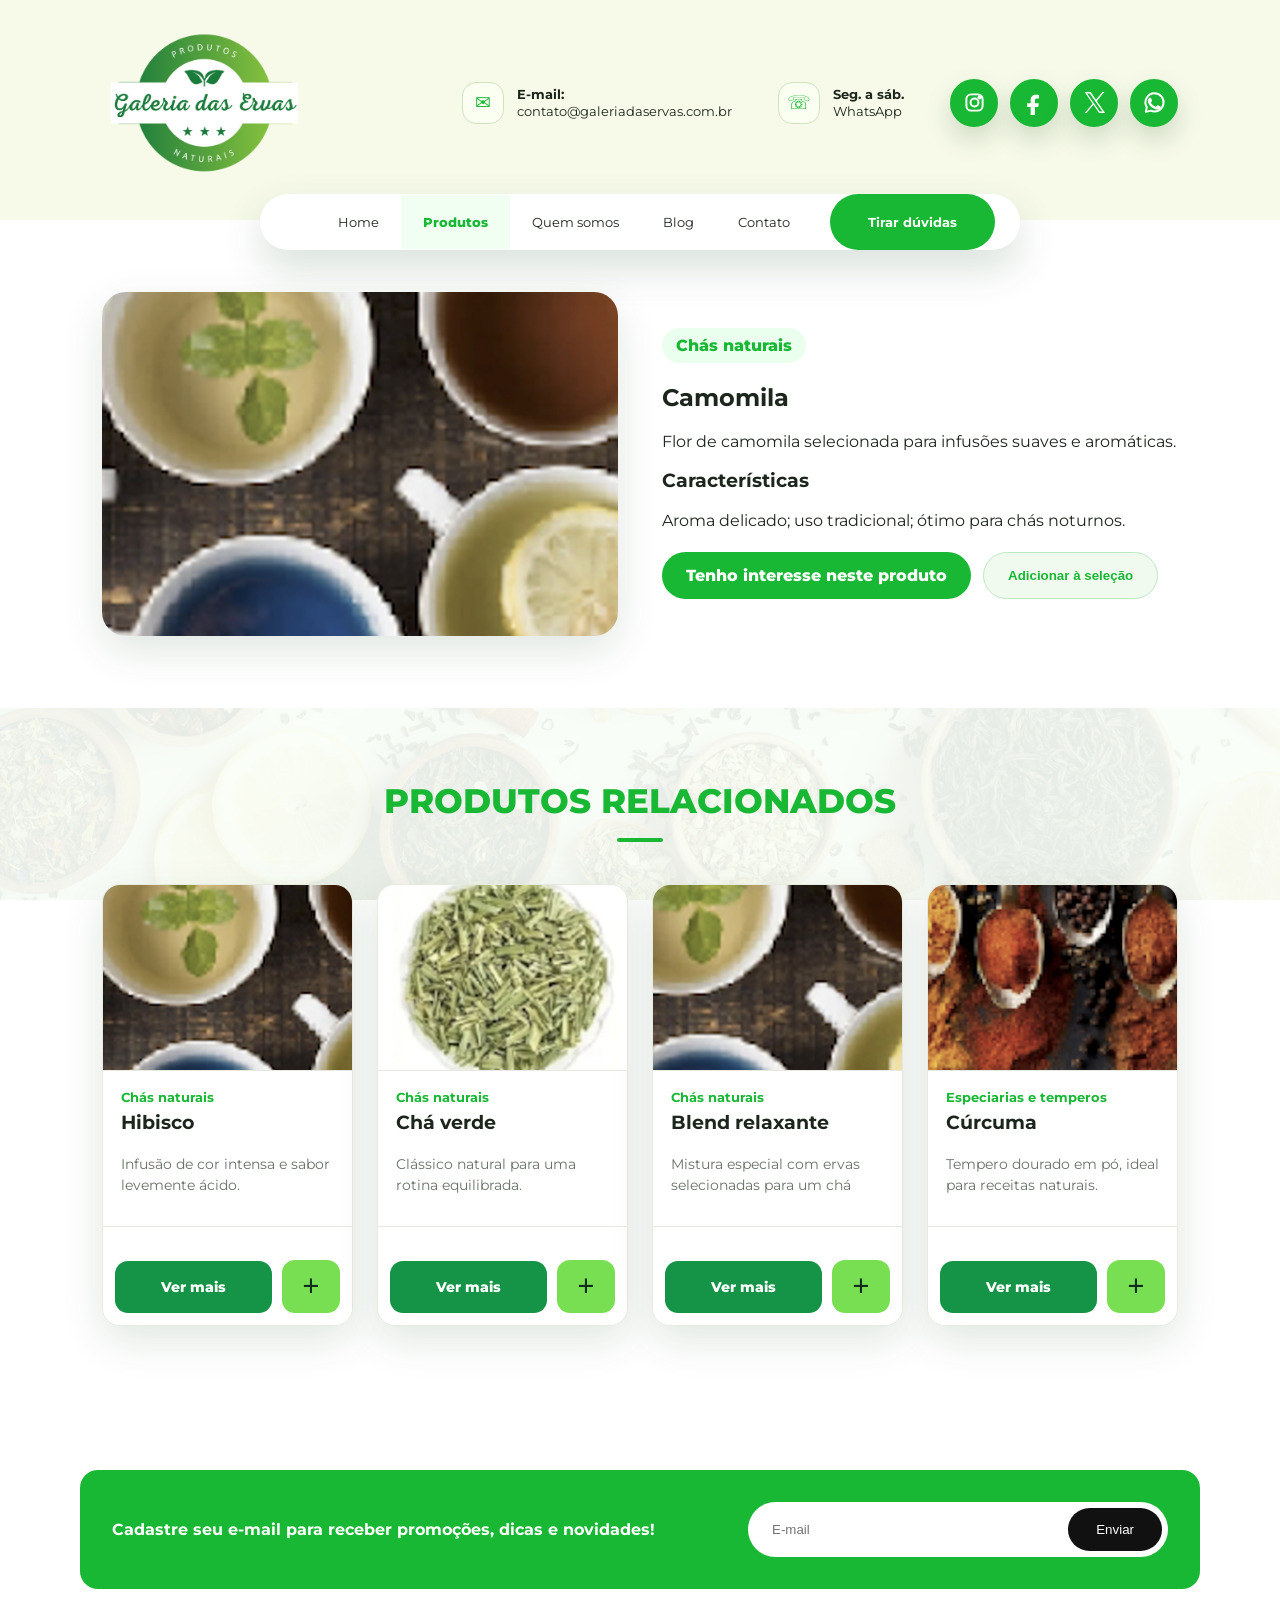
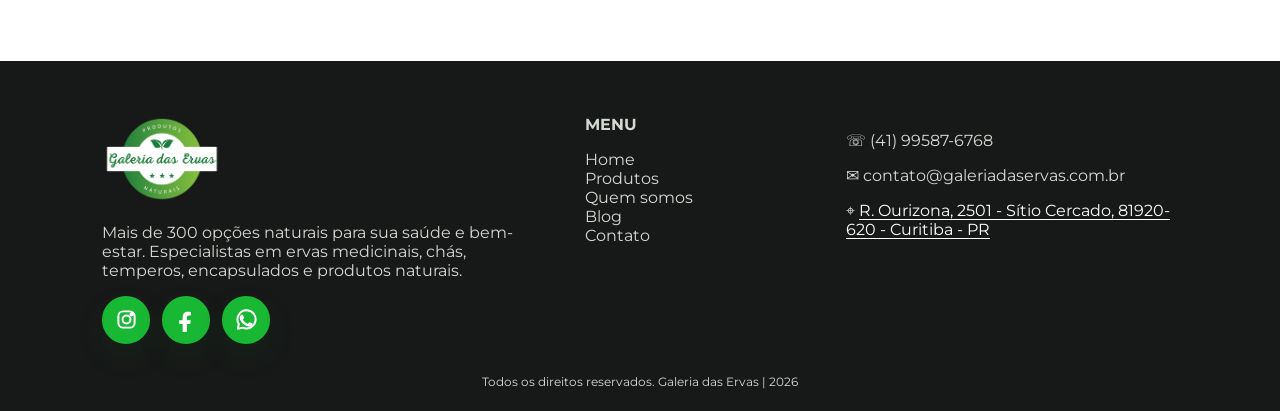
<file: produto.html>
<!doctype html><html lang="pt-BR"><head><meta charset="utf-8"><meta name="viewport" content="width=device-width,initial-scale=1"><title>Produto | Galeria das Ervas</title><link rel="stylesheet" href="assets/css/style.css?v=20260718-1"></head><body data-page="produto"><header class="site-header">
 <div class="top"><div class="container top-inner"><div class="mobile-head"><a href="index.html"><img class="logo js-logo" src="assets/img/site/logo.png" alt="Galeria das Ervas"></a><button class="menu-toggle" type="button" aria-label="Abrir menu" aria-expanded="false"><span></span><span></span><span></span></button></div><a class="desktop-logo" href="index.html"><img class="logo js-logo" src="assets/img/site/logo.png" alt="Galeria das Ervas"></a><div class="quick"><div class="quick-left"><div class="quick-item"><span class="quick-icon">✉</span><p><b>E-mail:</b><br><a class="js-email" href="#">contato@galeriadaservas.com.br</a></p></div><div class="quick-item"><span class="quick-icon">☏</span><p><b>Seg. a sáb.</b><br><a class="js-whats" target="_blank">WhatsApp</a></p></div></div><div class="social"><a class="js-instagram setting-instagram" target="_blank" title="Instagram">IG</a><a class="js-facebook setting-facebook" target="_blank" title="Facebook">FB</a><a class="js-x-twitter setting-x-twitter" target="_blank" title="X">X</a><a class="js-whats setting-whatsapp" target="_blank" title="WhatsApp">WA</a></div></div></div></div>
 <div class="nav-wrap"><nav class="nav"><a href="index.html">Home</a><a href="produtos.html">Produtos</a><a href="sobre.html">Quem somos</a><a href="blog.html">Blog</a><a href="contato.html">Contato</a><a class="cta js-whats" target="_blank">Tirar dúvidas</a></nav></div>
</header><section class="section"><div class="container"><div id="productDetail" class="product-detail"></div></div></section><section class="section pattern"><div class="container"><div class="title"><h2>Produtos relacionados</h2></div><div id="related" class="grid"></div></div></section><section class="section"><div class="container newsletter"><b>Cadastre seu e-mail para receber promoções, dicas e novidades!</b><form><input type="email" placeholder="E-mail"><button type="button">Enviar</button></form></div></section>
<footer class="footer"><div class="container footer-grid"><div><img class="js-logo" src="assets/img/site/logo.png" alt="Galeria das Ervas"><p>Mais de 300 opções naturais para sua saúde e bem-estar. Especialistas em ervas medicinais, chás, temperos, encapsulados e produtos naturais.</p><div class="footer-social"><a class="js-instagram setting-instagram" target="_blank" title="Instagram">IG</a><a class="js-facebook setting-facebook" target="_blank" title="Facebook">FB</a><a class="js-whats setting-whatsapp" target="_blank" title="WhatsApp">WA</a></div></div><div><b>MENU</b><p><a href="index.html">Home</a><br><a href="produtos.html">Produtos</a><br><a href="sobre.html">Quem somos</a><br><a href="blog.html">Blog</a><br><a href="contato.html">Contato</a></p></div><div class="footer-contact"><p>☏ <a class="js-whats" target="_blank">(41) 99587-6768</a></p><p>✉ <a class="js-email"></a></p><p>⌖ <a class="js-maps map-link" target="_blank"><span class="js-endereco"></span></a></p></div></div><div class="container" style="text-align:center;margin-top:30px;font-size:12px">Todos os direitos reservados. Galeria das Ervas | 2026</div></footer><script src="assets/js/config.js?v=20260711-5"></script><script src="assets/js/fallback-data.js?v=20260711-5"></script><script src="assets/js/site.js?v=20260718-1"></script></body></html>
</file>
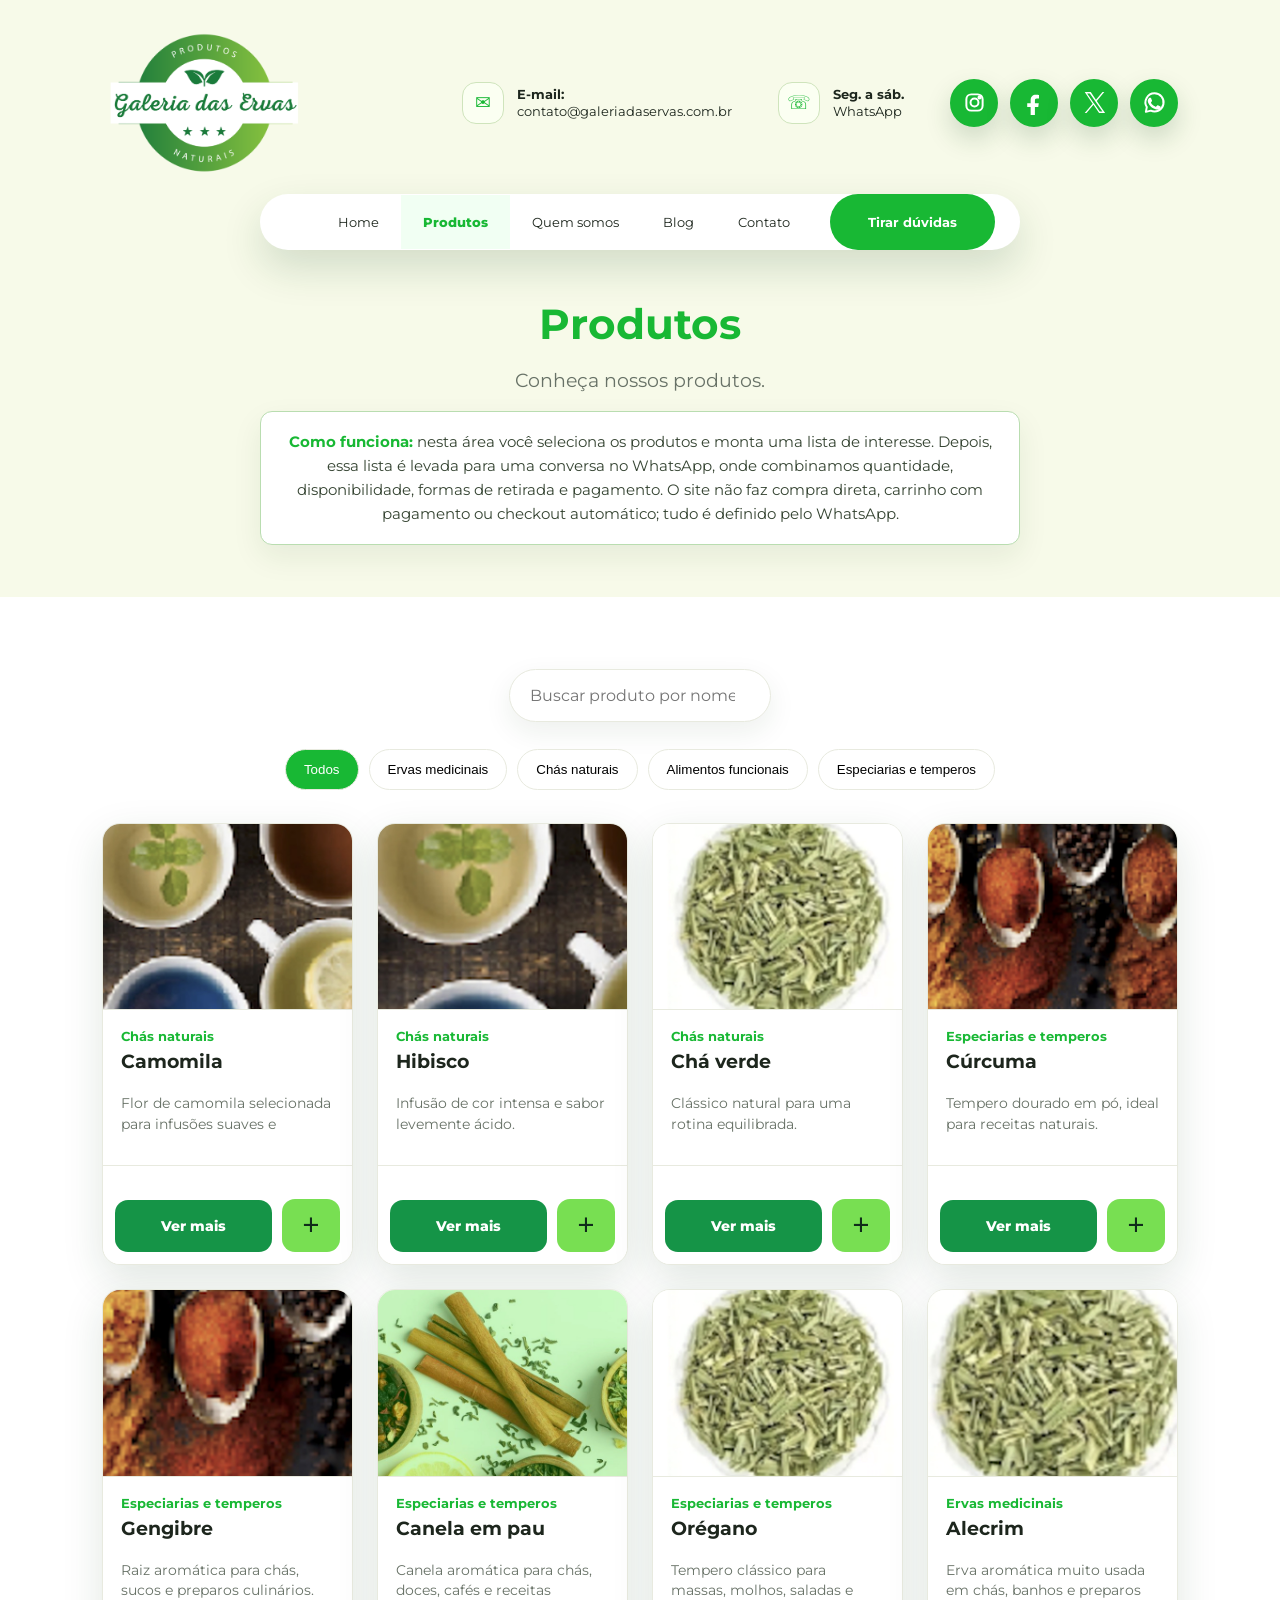
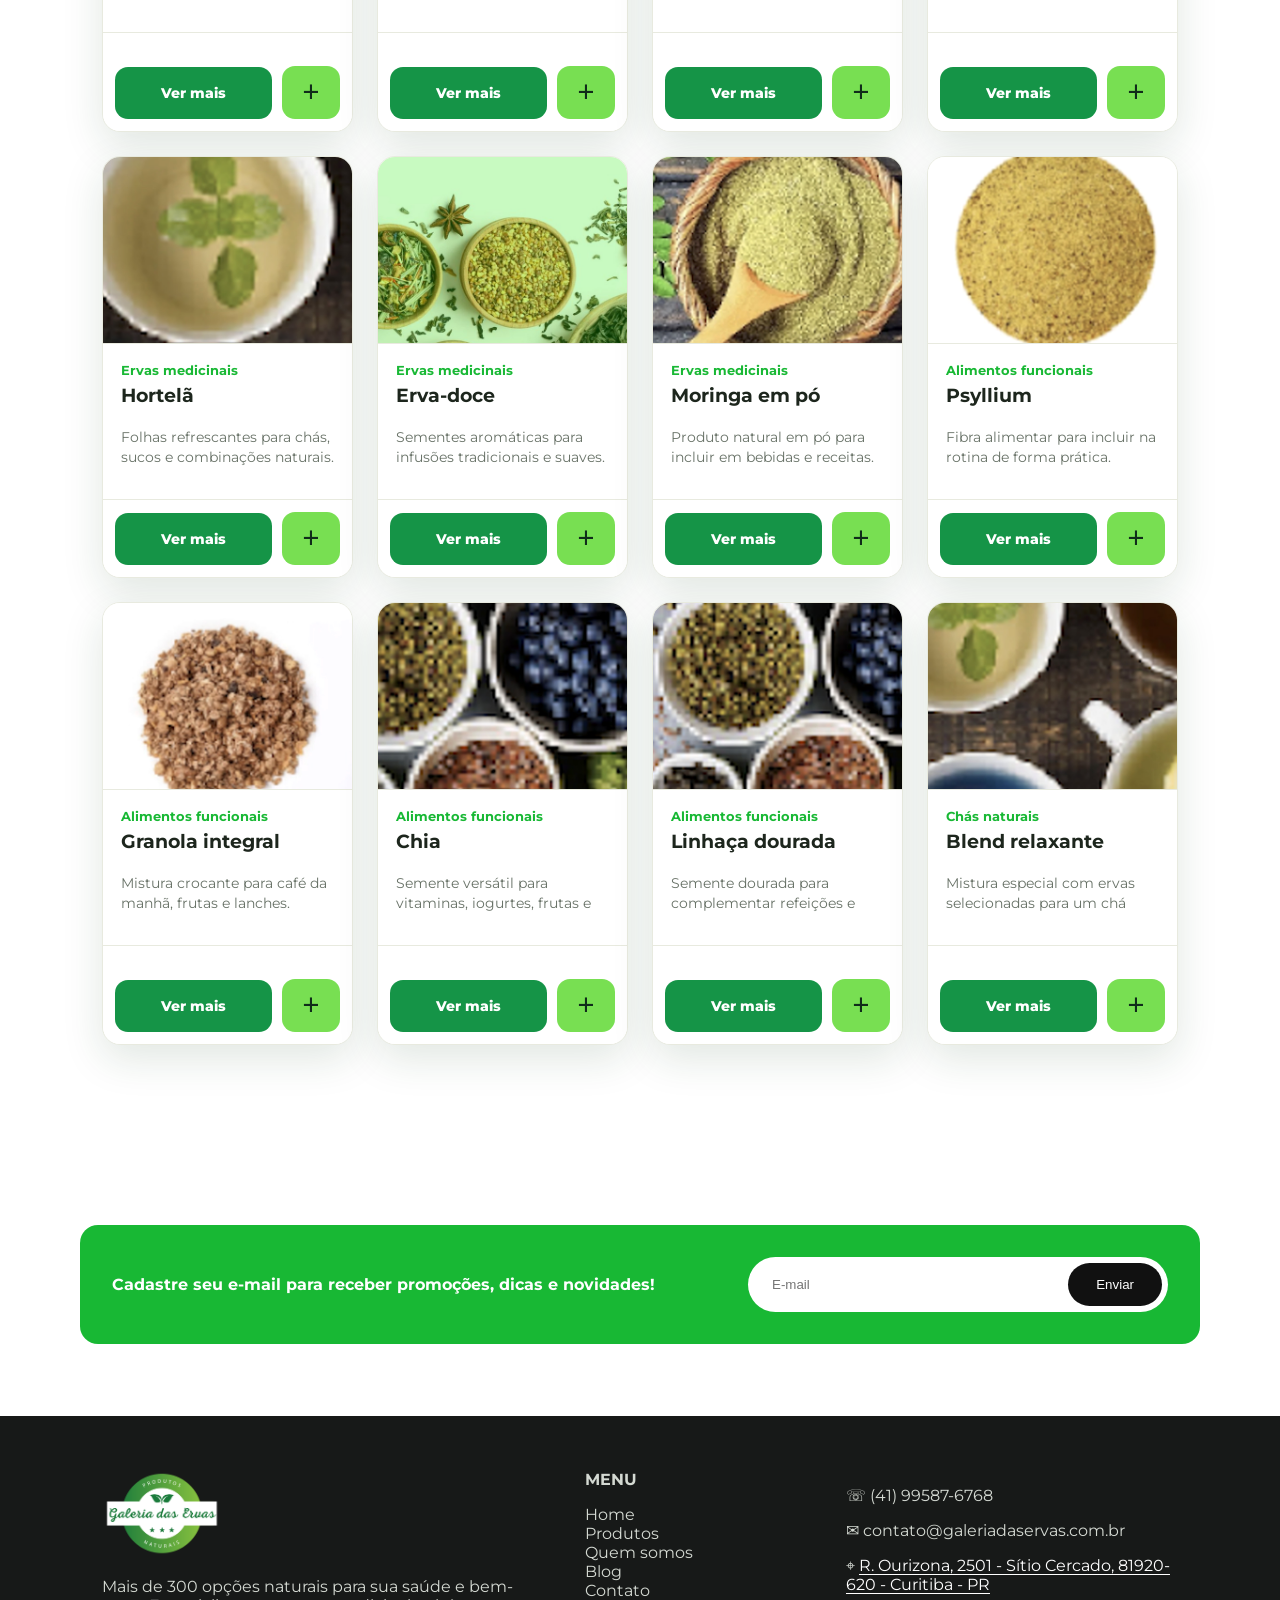
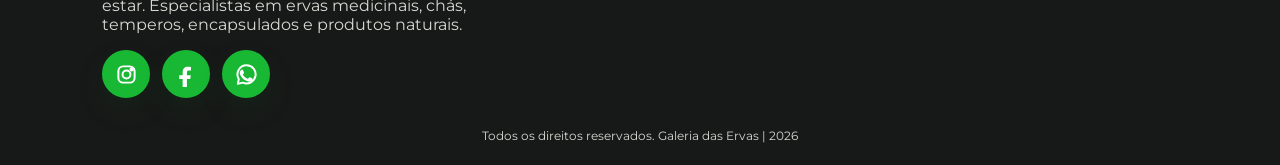
<file: produtos.html>
<!doctype html><html lang="pt-BR"><head><meta charset="utf-8"><meta name="viewport" content="width=device-width,initial-scale=1"><title>Produtos | Galeria das Ervas</title><link rel="stylesheet" href="assets/css/style.css?v=20260718-1"></head><body data-page="produtos"><header class="site-header">
 <div class="top"><div class="container top-inner"><div class="mobile-head"><a href="index.html"><img class="logo js-logo" src="assets/img/site/logo.png" alt="Galeria das Ervas"></a><button class="menu-toggle" type="button" aria-label="Abrir menu" aria-expanded="false"><span></span><span></span><span></span></button></div><a class="desktop-logo" href="index.html"><img class="logo js-logo" src="assets/img/site/logo.png" alt="Galeria das Ervas"></a><div class="quick"><div class="quick-left"><div class="quick-item"><span class="quick-icon">✉</span><p><b>E-mail:</b><br><a class="js-email" href="#">contato@galeriadaservas.com.br</a></p></div><div class="quick-item"><span class="quick-icon">☏</span><p><b>Seg. a sáb.</b><br><a class="js-whats" target="_blank">WhatsApp</a></p></div></div><div class="social"><a class="js-instagram setting-instagram" target="_blank" title="Instagram">IG</a><a class="js-facebook setting-facebook" target="_blank" title="Facebook">FB</a><a class="js-x-twitter setting-x-twitter" target="_blank" title="X">X</a><a class="js-whats setting-whatsapp" target="_blank" title="WhatsApp">WA</a></div></div></div></div>
 <div class="nav-wrap"><nav class="nav"><a href="index.html">Home</a><a href="produtos.html">Produtos</a><a href="sobre.html">Quem somos</a><a href="blog.html">Blog</a><a href="contato.html">Contato</a><a class="cta js-whats" target="_blank">Tirar dúvidas</a></nav></div>
</header><section class="page-hero"><div class="container"><h1>Produtos</h1><p class="lead">Conheça nossos produtos.</p><p class="product-flow-note"><b>Como funciona:</b> nesta área você seleciona os produtos e monta uma lista de interesse. Depois, essa lista é levada para uma conversa no WhatsApp, onde combinamos quantidade, disponibilidade, formas de retirada e pagamento. O site não faz compra direta, carrinho com pagamento ou checkout automático; tudo é definido pelo WhatsApp.</p></div></section><section class="section"><div class="container"><div id="filters" class="filters"></div><div id="products" class="grid"></div></div></section><section class="section"><div class="container newsletter"><b>Cadastre seu e-mail para receber promoções, dicas e novidades!</b><form><input type="email" placeholder="E-mail"><button type="button">Enviar</button></form></div></section>
<footer class="footer"><div class="container footer-grid"><div><img class="js-logo" src="assets/img/site/logo.png" alt="Galeria das Ervas"><p>Mais de 300 opções naturais para sua saúde e bem-estar. Especialistas em ervas medicinais, chás, temperos, encapsulados e produtos naturais.</p><div class="footer-social"><a class="js-instagram setting-instagram" target="_blank" title="Instagram">IG</a><a class="js-facebook setting-facebook" target="_blank" title="Facebook">FB</a><a class="js-whats setting-whatsapp" target="_blank" title="WhatsApp">WA</a></div></div><div><b>MENU</b><p><a href="index.html">Home</a><br><a href="produtos.html">Produtos</a><br><a href="sobre.html">Quem somos</a><br><a href="blog.html">Blog</a><br><a href="contato.html">Contato</a></p></div><div class="footer-contact"><p>☏ <a class="js-whats" target="_blank">(41) 99587-6768</a></p><p>✉ <a class="js-email"></a></p><p>⌖ <a class="js-maps map-link" target="_blank"><span class="js-endereco"></span></a></p></div></div><div class="container" style="text-align:center;margin-top:30px;font-size:12px">Todos os direitos reservados. Galeria das Ervas | 2026</div></footer><script src="assets/js/config.js?v=20260711-5"></script><script src="assets/js/fallback-data.js?v=20260711-5"></script><script src="assets/js/site.js?v=20260718-1"></script></body></html>
</file>
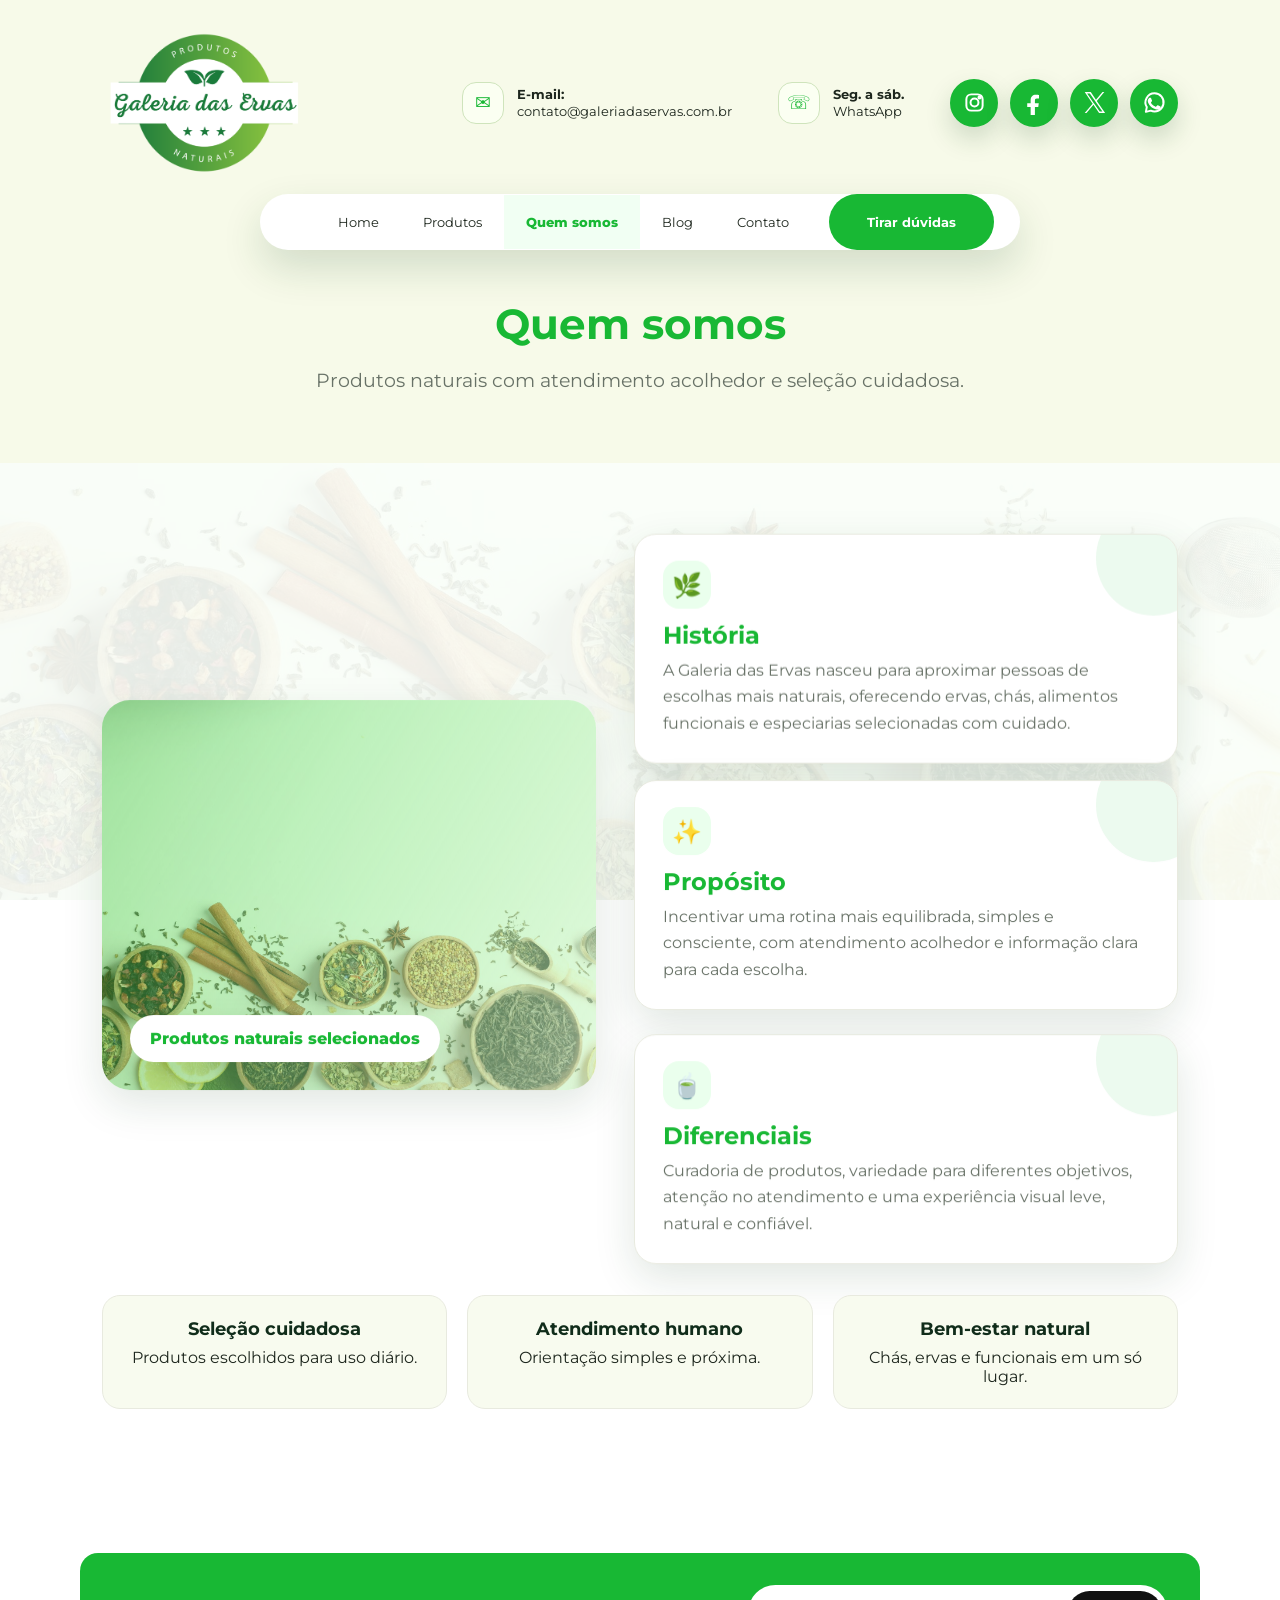
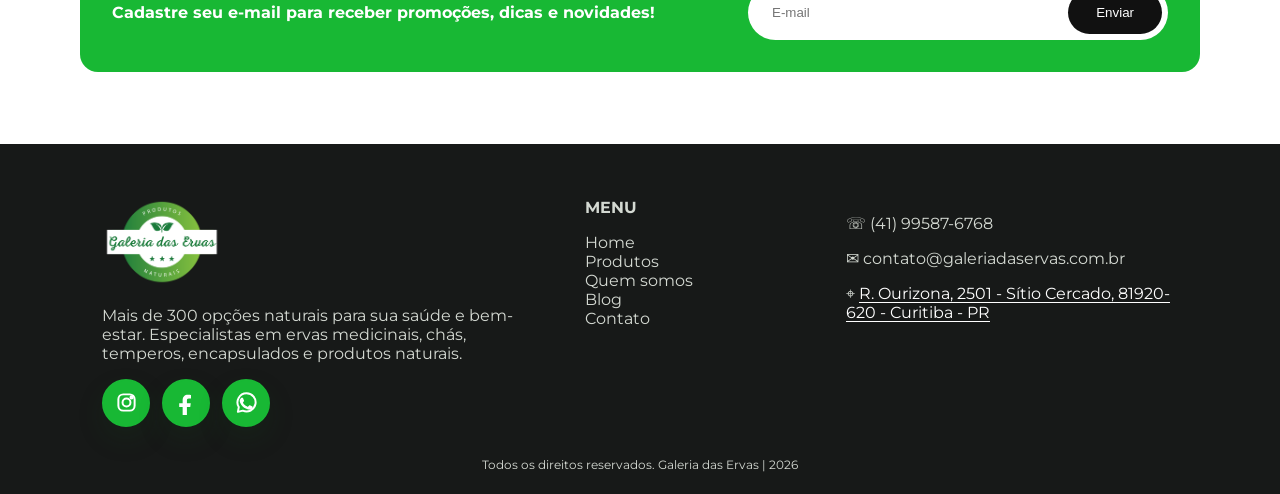
<file: sobre.html>
<!doctype html><html lang="pt-BR"><head><meta charset="utf-8"><meta name="viewport" content="width=device-width,initial-scale=1"><title>Sobre nós | Galeria das Ervas</title><link rel="stylesheet" href="assets/css/style.css?v=20260711-5"></head><body data-page="sobre"><header class="site-header">
 <div class="top"><div class="container top-inner"><div class="mobile-head"><a href="index.html"><img class="logo js-logo" src="assets/img/site/logo.png" alt="Galeria das Ervas"></a><button class="menu-toggle" type="button" aria-label="Abrir menu" aria-expanded="false"><span></span><span></span><span></span></button></div><a class="desktop-logo" href="index.html"><img class="logo js-logo" src="assets/img/site/logo.png" alt="Galeria das Ervas"></a><div class="quick"><div class="quick-left"><div class="quick-item"><span class="quick-icon">✉</span><p><b>E-mail:</b><br><a class="js-email" href="#">contato@galeriadaservas.com.br</a></p></div><div class="quick-item"><span class="quick-icon">☏</span><p><b>Seg. a sáb.</b><br><a class="js-whats" target="_blank">WhatsApp</a></p></div></div><div class="social"><a class="js-instagram setting-instagram" target="_blank" title="Instagram">IG</a><a class="js-facebook setting-facebook" target="_blank" title="Facebook">FB</a><a class="js-x-twitter setting-x-twitter" target="_blank" title="X">X</a><a class="js-whats setting-whatsapp" target="_blank" title="WhatsApp">WA</a></div></div></div></div>
 <div class="nav-wrap"><nav class="nav"><a href="index.html">Home</a><a href="produtos.html">Produtos</a><a href="sobre.html">Quem somos</a><a href="blog.html">Blog</a><a href="contato.html">Contato</a><a class="cta js-whats" target="_blank">Tirar dúvidas</a></nav></div>
</header><section class="page-hero"><div class="container"><h1>Quem somos</h1><p class="lead">Produtos naturais com atendimento acolhedor e seleção cuidadosa.</p></div></section><section class="section pattern"><div class="container about-intro"><div class="about-photo"></div><div class="about-stack"><article class="about-card"><div class="about-icon">🌿</div><h2>História</h2><p>A Galeria das Ervas nasceu para aproximar pessoas de escolhas mais naturais, oferecendo ervas, chás, alimentos funcionais e especiarias selecionadas com cuidado.</p></article><article class="about-card"><div class="about-icon">✨</div><h2>Propósito</h2><p>Incentivar uma rotina mais equilibrada, simples e consciente, com atendimento acolhedor e informação clara para cada escolha.</p></article><article class="about-card"><div class="about-icon">🍵</div><h2>Diferenciais</h2><p>Curadoria de produtos, variedade para diferentes objetivos, atenção no atendimento e uma experiência visual leve, natural e confiável.</p></article></div></div><div class="container about-values"><div class="about-value"><b>Seleção cuidadosa</b><span>Produtos escolhidos para uso diário.</span></div><div class="about-value"><b>Atendimento humano</b><span>Orientação simples e próxima.</span></div><div class="about-value"><b>Bem-estar natural</b><span>Chás, ervas e funcionais em um só lugar.</span></div></div></section><section class="section"><div class="container newsletter"><b>Cadastre seu e-mail para receber promoções, dicas e novidades!</b><form><input type="email" placeholder="E-mail"><button type="button">Enviar</button></form></div></section>
<footer class="footer"><div class="container footer-grid"><div><img class="js-logo" src="assets/img/site/logo.png" alt="Galeria das Ervas"><p>Mais de 300 opções naturais para sua saúde e bem-estar. Especialistas em ervas medicinais, chás, temperos, encapsulados e produtos naturais.</p><div class="footer-social"><a class="js-instagram setting-instagram" target="_blank" title="Instagram">IG</a><a class="js-facebook setting-facebook" target="_blank" title="Facebook">FB</a><a class="js-whats setting-whatsapp" target="_blank" title="WhatsApp">WA</a></div></div><div><b>MENU</b><p><a href="index.html">Home</a><br><a href="produtos.html">Produtos</a><br><a href="sobre.html">Quem somos</a><br><a href="blog.html">Blog</a><br><a href="contato.html">Contato</a></p></div><div class="footer-contact"><p>☏ <a class="js-whats" target="_blank">(41) 99587-6768</a></p><p>✉ <a class="js-email"></a></p><p>⌖ <a class="js-maps map-link" target="_blank"><span class="js-endereco"></span></a></p></div></div><div class="container" style="text-align:center;margin-top:30px;font-size:12px">Todos os direitos reservados. Galeria das Ervas | 2026</div></footer><script src="assets/js/config.js?v=20260711-5"></script><script src="assets/js/fallback-data.js?v=20260711-5"></script><script src="assets/js/site.js?v=20260711-5"></script></body></html>
</file>
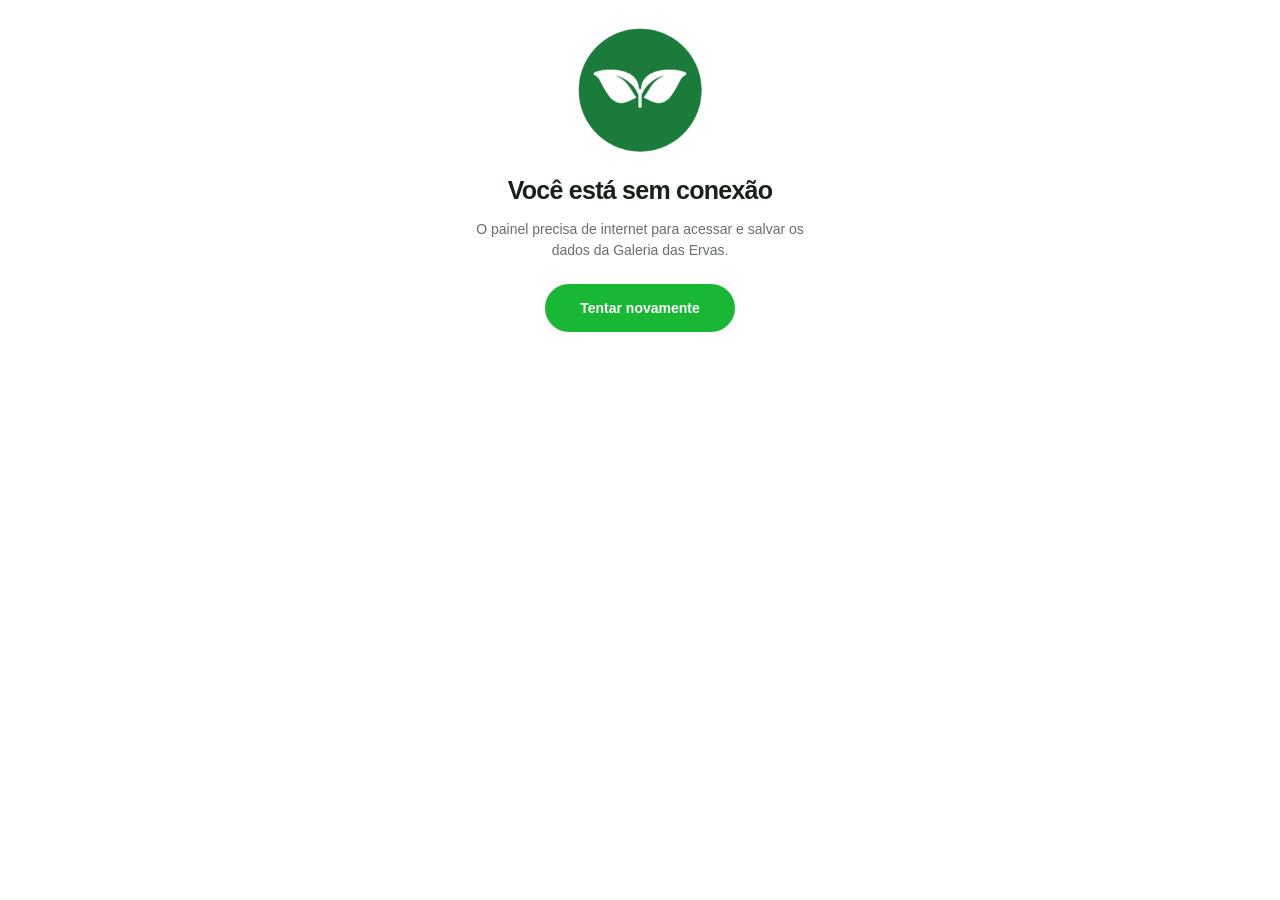
<file: painel/offline.html>
<!doctype html>
<html lang="pt-BR">
<head>
  <meta charset="utf-8">
  <meta name="viewport" content="width=device-width,initial-scale=1,viewport-fit=cover">
  <meta name="theme-color" content="#1a7b3b">
  <meta name="robots" content="noindex,nofollow">
  <title>Sem conexão | Painel Galeria das Ervas</title>
  <style>
    *{box-sizing:border-box}
    html,body{min-height:100%;margin:0;background:#fff;color:#172019;font-family:Arial,sans-serif}
    body{display:grid;place-items:center;padding:24px;text-align:center}
    main{width:min(420px,100%);display:grid;justify-items:center;gap:14px}
    img{display:block;width:132px;height:132px;object-fit:contain;margin-bottom:6px}
    h1{margin:0;font-size:25px;line-height:1.15;letter-spacing:-.03em}
    p{max-width:340px;margin:0;color:#687068;font-size:14px;line-height:1.55}
    button{min-width:190px;min-height:48px;margin-top:8px;padding:12px 20px;border:0;border-radius:999px;background:#18b834;color:#fff;font:700 14px/1 Arial,sans-serif;cursor:pointer}
    button:focus-visible{outline:3px solid rgba(24,184,52,.28);outline-offset:3px}
  </style>
</head>
<body>
  <main>
    <img src="/assets/img/site/favicon-192.png" alt="">
    <h1>Você está sem conexão</h1>
    <p>O painel precisa de internet para acessar e salvar os dados da Galeria das Ervas.</p>
    <button type="button" onclick="window.location.reload()">Tentar novamente</button>
  </main>
</body>
</html>
</file>
<file: assets/css/style.css>
@import url('https://fonts.googleapis.com/css2?family=Montserrat:wght@400;600;700;800&family=Playfair+Display:wght@700&display=swap');
:root{--green:#18b834;--dark:#102c1a;--soft:#f7fae9;--muted:#687267;--line:#e8eadf;--shadow:0 14px 40px rgba(20,70,30,.13)}*{box-sizing:border-box}body{margin:0;font-family:Montserrat,Arial,sans-serif;color:#1d261d;background:#fff}a{text-decoration:none;color:inherit}.container{max-width:1120px;margin:auto;padding:0 22px}.top{background:var(--soft);padding:28px 0 42px}.top-inner{display:flex;align-items:center;justify-content:space-between;gap:34px}.logo{width:205px;display:block}.quick{display:flex;gap:46px;align-items:center;font-size:13px}.quick .quick-item{position:relative;display:flex;align-items:center;gap:13px;background:transparent;border-radius:22px;overflow:visible}.quick .quick-icon{position:relative;z-index:1;flex:0 0 auto;width:42px;height:42px;border:1px solid #cfe4bc;border-radius:14px;display:grid;place-items:center;color:var(--green);font-size:19px;background:#fbfff2}.quick p{position:relative;z-index:2;margin:0;line-height:1.3}.social{display:flex!important;gap:9px;align-items:center}.social a{width:22px;height:22px;border-radius:6px;display:grid;place-items:center;background:#fff;color:var(--green);font-size:11px;font-weight:800;box-shadow:0 4px 12px rgba(20,70,30,.08);margin:0}.nav-wrap{height:0;position:relative;z-index:5}.nav{max-width:760px;margin:auto;transform:translateY(-26px);background:#fff;border-radius:999px;box-shadow:0 18px 40px rgba(20,70,30,.16);display:flex;justify-content:center;align-items:center;padding:0 0 0 30px;overflow:hidden}.nav a{font-size:13px;padding:19px 22px;transition:.2s}.nav a:hover{color:var(--green)}.nav .cta{background:var(--green);color:#fff!important;padding:20px 38px;border-radius:999px;font-weight:700;margin-left:18px}.hero{min-height:510px;background-size:cover;background-position:center bottom;display:flex;align-items:center;color:white}.hero h1{font-family:'Playfair Display',serif;font-size:44px;line-height:1.08;max-width:560px;text-transform:uppercase;text-shadow:0 3px 18px rgba(0,0,0,.22)}.feature-strip{margin-top:-42px;position:relative;z-index:2;display:grid;grid-template-columns:repeat(3,1fr);gap:24px}.mini{background:#fff;border-radius:13px;box-shadow:var(--shadow);padding:20px;display:flex;gap:15px;align-items:center;overflow:hidden;position:relative}.mini span{position:relative;z-index:1;flex:0 0 auto}.mini p{position:relative;z-index:2;margin:0}.mini b{display:block}.section{padding:72px 0}.pattern{background:#fff url('../img/site/hero-ervas.png') center/cover fixed;position:relative}.pattern:before{content:"";position:absolute;inset:0;background:rgba(255,255,255,.9)}.pattern>*{position:relative}.title{text-align:center;margin-bottom:42px}.title h2{color:var(--green);font-size:34px;margin:0;text-transform:uppercase;font-weight:800}.title:after{content:'';display:block;background:var(--green);width:46px;height:4px;line-height:0;border-radius:999px;margin:16px auto 0}.grid{display:grid;grid-template-columns:repeat(4,1fr);gap:24px}.grid3{display:grid;grid-template-columns:repeat(3,1fr);gap:24px}.card{background:#fff;border:1px solid var(--line);border-radius:14px;box-shadow:var(--shadow);overflow:hidden}.product-card{display:flex;flex-direction:column}.product-card img{height:210px;width:100%;object-fit:contain;background:#fff;padding:14px}.product-card div{padding:18px;min-height:130px}.product-card small{color:var(--green);font-weight:700}.product-card h3{margin:6px 0}.product-card p{color:var(--muted);font-size:14px}.btn{display:inline-block;background:var(--green);color:#fff;border:0;border-radius:30px;padding:14px 24px;font-weight:800;cursor:pointer}.btn.small{border-radius:0;text-align:center}.darkband{background:linear-gradient(rgba(0,0,0,.58),rgba(0,0,0,.58)),url('https://images.unsplash.com/photo-1596040033229-a9821ebd058d?auto=format&fit=crop&w=1600&q=70') center/cover;color:#fff}.categories{display:grid;grid-template-columns:repeat(2,260px);gap:24px;justify-content:center}.category{background:#fff;color:#142118;border-radius:14px;padding:28px;text-align:center}.category span{font-size:40px}.post-card{display:grid;grid-template-columns:150px 1fr}.post-card img{width:150px;height:150px;object-fit:cover}.post-card div{padding:18px}.post-card a{color:var(--green);font-weight:800}.testimonial{padding:26px}.testimonial img{width:82px;height:82px;object-fit:cover;border-radius:50%;float:left;margin-right:16px}.testimonial strong{color:#ffc400}.newsletter{background:var(--green);border-radius:18px;padding:32px;color:#fff;display:flex;justify-content:space-between;gap:24px;align-items:center}.newsletter form{background:#fff;border-radius:40px;padding:6px;display:flex;min-width:420px}.newsletter input{border:0;outline:0;flex:1;padding:0 18px}.newsletter button{background:#111;color:#fff;border:0;border-radius:28px;padding:14px 28px}.footer{background:#171918;color:#d4d9d2;padding:54px 0 22px}.footer-grid{display:grid;grid-template-columns:2fr 1fr 1.5fr;gap:40px}.footer img{width:120px}.page-hero{background:var(--soft);padding:78px 0 52px;text-align:center}.page-hero h1{font-size:42px;color:var(--green);margin:0}.filters{text-align:center;margin-bottom:28px}.filters button{border:1px solid var(--line);background:#fff;border-radius:30px;padding:12px 18px;margin:5px;cursor:pointer}.filters .active{background:var(--green);color:#fff}.product-detail{display:grid;grid-template-columns:1fr 1fr;gap:44px;align-items:center}.product-detail img,.article-cover{width:100%;border-radius:18px;box-shadow:var(--shadow)}.pill{display:inline-block;background:#eaffed;color:var(--green);padding:8px 14px;border-radius:20px;font-weight:800}.lead{font-size:19px;color:var(--muted)}.article-body{font-size:18px;line-height:1.75}.contact-grid{display:grid;grid-template-columns:1fr 1fr;gap:30px}.form input,.form textarea{width:100%;padding:15px;border:1px solid var(--line);border-radius:10px;margin-bottom:12px}.admin-body{background:#f4f6f0}.admin{display:grid;grid-template-columns:240px 1fr;min-height:100vh}.admin aside{background:#142118;color:#fff;padding:24px}.admin aside button,.admin aside a{display:block;width:100%;text-align:left;background:transparent;color:#fff;border:0;padding:13px;border-radius:8px;cursor:pointer}.admin aside button.active{background:var(--green)}.admin main{padding:26px}.admin-panel{background:#fff;border-radius:16px;padding:22px;box-shadow:var(--shadow)}.admin-list{display:grid;gap:10px;margin-top:20px}.admin-item{display:flex;justify-content:space-between;align-items:center;border:1px solid var(--line);border-radius:10px;padding:12px}.admin-form{display:grid;grid-template-columns:1fr 1fr;gap:12px}.admin-form textarea,.admin-form .full{grid-column:1/-1}.admin-form input,.admin-form textarea,.admin-form select{padding:12px;border:1px solid var(--line);border-radius:8px}.notice{background:#fff7d7;border:1px solid #f2db8a;padding:14px;border-radius:12px;margin-bottom:16px}@media(max-width:850px){.top-inner,.quick,.newsletter,.footer-grid,.contact-grid,.product-detail{display:block}.quick{margin-top:15px}.nav{border-radius:0;transform:none;max-width:none;overflow:auto;justify-content:flex-start}.nav-wrap{height:auto}.hero{min-height:380px}.hero h1{font-size:32px}.feature-strip,.grid,.grid3,.categories{grid-template-columns:1fr}.newsletter form{min-width:0}.admin{grid-template-columns:1fr}.admin-form{grid-template-columns:1fr}}

@media(max-width:850px){.top{padding:20px 0}.top-inner{text-align:center}.logo{margin:auto;width:180px}.quick .quick-item{justify-content:center;margin:14px 0}.social{justify-content:center!important;margin-top:12px}.nav{margin:0 -22px;box-shadow:none}.nav .cta{white-space:nowrap}.hero{background-position:center bottom}}

/* Ajustes finos solicitados */
.nav a.active,
body[data-page="home"] .nav a[href="index.html"],
body[data-page="produtos"] .nav a[href="produtos.html"],
body[data-page="produto"] .nav a[href="produtos.html"],
body[data-page="sobre"] .nav a[href="sobre.html"],
body[data-page="blog"] .nav a[href="blog.html"],
body[data-page="artigo"] .nav a[href="blog.html"],
body[data-page="contato"] .nav a[href="contato.html"]{color:var(--green);font-weight:800;background:#f1fff3}
.nav a.cta.active{background:var(--green);color:#fff!important}
.post-card{grid-template-columns:170px 1fr;align-items:stretch;min-height:210px}
.post-card img{width:170px;height:100%;min-height:210px;object-fit:cover;display:block}
.post-card div{display:flex;flex-direction:column;justify-content:center;padding:22px 24px}
#testimonials{display:flex;justify-content:center;gap:28px;flex-wrap:wrap}
#testimonials .testimonial{width:min(100%,360px)}
.reveal{opacity:0;transform:translateY(22px);animation:fadeUp .8s ease forwards}.reveal.delay-1{animation-delay:.08s}.reveal.delay-2{animation-delay:.16s}.reveal.delay-3{animation-delay:.24s}.reveal-bounce{opacity:0;transform:scale(.94) translateY(18px);animation:softBounce .85s cubic-bezier(.2,.9,.2,1.15) forwards}.reveal-bounce.delay-1{animation-delay:.08s}.reveal-bounce.delay-2{animation-delay:.16s}.reveal-bounce.delay-3{animation-delay:.24s}
@keyframes fadeUp{to{opacity:1;transform:translateY(0)}}
@keyframes softBounce{65%{opacity:1;transform:scale(1.02) translateY(0)}100%{opacity:1;transform:scale(1) translateY(0)}}
@media(max-width:850px){.post-card{grid-template-columns:120px 1fr;min-height:180px}.post-card img{width:120px;min-height:180px}.post-card div{padding:16px}#testimonials{display:grid;grid-template-columns:1fr}}


/* v4 - refinamentos de padrão dos cards, sobre e animações no scroll */
.card,.category,.mini,.newsletter,.about-card,.about-photo{transition:transform .45s ease, box-shadow .45s ease}
.card:hover,.category:hover,.mini:hover,.about-card:hover{transform:translateY(-5px);box-shadow:0 20px 48px rgba(20,70,30,.17)}
.product-card{height:100%;display:flex;flex-direction:column;border-radius:18px;overflow:hidden}
.product-card div{flex:1;display:flex;flex-direction:column;justify-content:flex-start;min-height:150px}
.product-card .btn.small{display:block;margin-top:auto;width:100%;border-radius:0 0 18px 18px;padding:18px 14px;line-height:1.15;background:#53b947;color:#fff;text-align:center;min-height:58px}
.product-card .btn.small:hover{background:var(--green)}
.grid>.product-card{align-self:stretch}

.about-intro{display:grid;grid-template-columns:1fr 1.1fr;gap:38px;align-items:center}
.about-photo{min-height:390px;border-radius:28px;background:linear-gradient(120deg,rgba(24,184,52,.18),rgba(255,255,255,.45)),url('../img/site/hero-ervas.png') center bottom/cover;box-shadow:var(--shadow);position:relative;overflow:hidden}
.about-photo:after{content:'Produtos naturais selecionados';position:absolute;left:28px;bottom:28px;background:#fff;color:var(--green);font-weight:800;padding:14px 20px;border-radius:999px;box-shadow:var(--shadow)}
.about-stack{display:grid;gap:18px}
.about-card{background:#fff;border:1px solid var(--line);border-radius:22px;padding:26px 28px;box-shadow:var(--shadow);position:relative;overflow:hidden}
.about-card:before{content:'';position:absolute;right:-34px;top:-34px;width:115px;height:115px;border-radius:50%;background:rgba(24,184,52,.08)}
.about-card .about-icon{width:48px;height:48px;border-radius:16px;background:#eaffed;color:var(--green);display:grid;place-items:center;font-size:24px;margin-bottom:12px}
.about-card h2{margin:0 0 8px;color:var(--green);font-size:24px}
.about-card p{margin:0;color:var(--muted);line-height:1.65}
.about-values{margin-top:34px;display:grid;grid-template-columns:repeat(3,1fr);gap:20px}
.about-value{background:#f8fbef;border-radius:18px;padding:22px;text-align:center;border:1px solid var(--line)}
.about-value b{display:block;color:var(--dark);font-size:18px;margin-bottom:8px}

.scroll-reveal{opacity:0;transform:translateY(46px) scale(.985);transition:opacity 1.15s ease, transform 1.15s cubic-bezier(.2,.75,.25,1)}
.scroll-reveal.in-view{opacity:1;transform:translateY(0) scale(1)}
.scroll-reveal.bounce.in-view{animation:scrollSoftBounce 1.25s cubic-bezier(.2,.85,.22,1.08) both}
@keyframes scrollSoftBounce{0%{opacity:0;transform:translateY(52px) scale(.96)}68%{opacity:1;transform:translateY(-7px) scale(1.012)}100%{opacity:1;transform:translateY(0) scale(1)}}
.float-on-scroll{will-change:transform;transition:transform .18s linear}
.reveal,.reveal-bounce{animation:none!important;opacity:1;transform:none}

@media(max-width:850px){.about-intro,.about-values{grid-template-columns:1fr}.about-photo{min-height:290px}.product-card .btn.small{min-height:54px}.about-card{padding:22px}}

/* v5 - animações suaves, sem travar grids, e imagens padronizadas */
.product-card img{
  width:100%;
  aspect-ratio:16/9;
  height:auto;
  object-fit:cover;
  object-position:center;
  background:#fff;
  padding:0;
  display:block;
}
.product-card{min-height:100%;transform:none!important;}
.product-card:hover{transform:none!important;box-shadow:0 18px 46px rgba(20,70,30,.14)}
.product-card div{min-height:170px;}
.product-card .btn.small{background:var(--green);min-height:64px;display:flex;align-items:center;justify-content:center;}
.product-fade{opacity:0;transform:none!important;transition:opacity 1.05s ease, box-shadow .35s ease!important;}
.product-fade.in-view{opacity:1;transform:none!important;}
.group-rise{opacity:0;transform:translateY(34px);transition:opacity 1.05s ease, transform 1.05s cubic-bezier(.2,.75,.25,1)!important;}
.group-rise.in-view{opacity:1;transform:translateY(var(--float-y,0));}
.scroll-reveal{opacity:0;transform:translateY(38px);transition:opacity 1.25s ease, transform 1.25s cubic-bezier(.2,.75,.25,1)!important;}
.scroll-reveal.in-view{opacity:1;transform:translateY(var(--float-y,0));}
.scroll-reveal.bounce.in-view{animation:none!important;}
.mini,.category,.about-photo,.about-card,.testimonial{will-change:transform;}
.categories .category,.feature-strip .mini{transition-delay:0ms!important;}
@media(max-width:850px){.product-card img{aspect-ratio:16/9}.product-card div{min-height:auto}}

/* Correção v6: imagens locais e padronizadas */
.product-card img{width:100%;aspect-ratio:16/9;height:auto;object-fit:cover;display:block;background:#f7f9f2;}
.post-card img{height:100%;min-height:220px;object-fit:cover;background:#f7f9f2;}
.product-detail img,.article-cover{object-fit:cover;background:#f7f9f2;}

/* v7 - ajustes finais: imagens reais/representativas, fade lento e lista de interesse */
.product-image-link{display:block;overflow:hidden;background:#f7f9f2}
.product-card img{width:100%!important;aspect-ratio:16/9!important;height:auto!important;object-fit:cover!important;display:block;background:#f7f9f2;padding:0!important;transition:transform .7s ease}
.product-card:hover img{transform:scale(1.035)}
.product-card div{min-height:160px}
.product-actions{display:grid!important;grid-template-columns:1fr;gap:0;padding:0!important;min-height:unset!important;margin-top:auto}
.product-card .btn.small,.product-actions .btn.small{width:100%;border-radius:0;padding:16px 14px;min-height:56px;display:flex;align-items:center;justify-content:center;font-size:15px}
.btn.outline{background:#f1faef;color:var(--green);border:1px solid #bde8c4}
.btn.outline:hover,.btn.outline.added{background:#e6f7e9;color:#0e9729}
.product-actions .btn.outline{border-radius:0 0 18px 18px;border-left:0;border-right:0;border-bottom:0}
.product-fade{opacity:0!important;transform:none!important;transition:opacity 2.35s ease, box-shadow .45s ease!important}
.product-fade.in-view{opacity:1!important;transform:none!important}
.group-rise{opacity:0;transform:translateY(26px);transition:opacity 1.6s ease, transform 1.6s cubic-bezier(.2,.75,.25,1)!important}
.group-rise.in-view{opacity:1;transform:translateY(var(--float-y,0))}
.scroll-reveal{transition:opacity 1.7s ease, transform 1.7s cubic-bezier(.2,.75,.25,1)!important}
.detail-actions{display:flex;gap:12px;flex-wrap:wrap;margin-top:22px}
.interest-box{position:fixed;right:22px;bottom:22px;z-index:80;max-width:360px;font-family:Montserrat,Arial,sans-serif;display:none}
.interest-box.open{display:block}.interest-toggle{width:100%;border:0;background:var(--green);color:#fff;border-radius:999px;padding:14px 20px;font-weight:800;box-shadow:0 16px 42px rgba(20,70,30,.24);cursor:pointer}.interest-toggle strong{display:inline-grid;place-items:center;margin-left:8px;background:#fff;color:var(--green);width:25px;height:25px;border-radius:50%}.interest-panel{display:none;margin-top:10px;background:#fff;border:1px solid var(--line);border-radius:18px;box-shadow:var(--shadow);padding:16px}.interest-box.expanded .interest-panel{display:block}.interest-note{font-size:12px;color:var(--muted);margin:0 0 12px}.interest-panel ul{padding:0;margin:0 0 14px;list-style:none;display:grid;gap:8px}.interest-panel li{display:flex;justify-content:space-between;gap:12px;align-items:center;background:#f7fae9;border-radius:10px;padding:9px 10px;font-weight:700}.interest-panel li button{border:0;background:#fff;color:#d33;border-radius:50%;width:24px;height:24px;cursor:pointer;font-weight:900}.interest-panel .btn{display:block;text-align:center;border-radius:30px}
@media(max-width:850px){.interest-box{left:14px;right:14px;bottom:14px;max-width:none}.detail-actions{display:grid}.product-card div{min-height:auto}}


/* v8 - fotos reais, ícones originais do layout e fade mais perceptível */
.mini span{display:none}
.mini-icon{width:58px;height:58px;object-fit:contain;flex:0 0 auto;display:block}
.category span{display:none}
.category-icon{width:82px;height:82px;object-fit:contain;margin:0 auto 10px;display:block}
.darkband{background:linear-gradient(rgba(0,0,0,.55),rgba(0,0,0,.55)),url('../img/site/fundo-ervas-real.png') center/cover;color:#fff}
.product-card img{aspect-ratio:16/10!important;object-fit:cover!important;background:#f6f8ef!important}
.product-card:hover img{transform:scale(1.025)}
.product-fade{opacity:0!important;transition:opacity 3.4s ease, box-shadow .45s ease!important}
.product-fade.in-view{opacity:1!important}
.group-rise{transition:opacity 1.9s ease, transform 1.9s cubic-bezier(.2,.75,.25,1)!important}
.post-card img{object-fit:cover!important}
@media(max-width:850px){.mini-icon{width:50px;height:50px}.category-icon{width:70px;height:70px}}

/* v9 - refinamento de imagens, produtos e artigo */
.categories-cta{text-align:center;margin-top:32px}.categories-cta .btn{text-transform:uppercase;min-width:150px}
.product-image-link{display:block;aspect-ratio:4/3;overflow:hidden;background:#f7f9f2;border-bottom:1px solid var(--line)}
.product-card img{width:100%!important;height:100%!important;min-height:0!important;object-fit:cover!important;padding:0!important;background:#f7f9f2;display:block;image-rendering:auto;transform:scale(1.01);transition:transform .9s ease, filter .9s ease;filter:saturate(1.04) contrast(1.02)}
.product-card:hover img{transform:scale(1.045)}
.product-card>div:not(.product-actions){min-height:155px}
.product-detail>img{max-height:430px;object-fit:cover;object-position:center;border-radius:24px}
.article-shell{max-width:900px;margin:0 auto}
.article-cover{display:block;width:100%;height:320px!important;max-height:320px!important;object-fit:cover!important;object-position:center;border-radius:24px;margin-bottom:34px;box-shadow:var(--shadow)}
.article-body{max-width:820px;margin:0 auto;color:#263326}
.article-body p{margin:0 0 22px}.article-body h2{margin:38px 0 14px;color:var(--green);font-size:28px;line-height:1.2}.article-body ul{padding-left:22px;margin:0 0 24px}.article-body li{margin:9px 0;line-height:1.65}.article-body .article-callout{background:#f3faed;border-left:5px solid var(--green);border-radius:14px;padding:20px 22px;margin:30px 0;color:#24402a;font-weight:600}.article-body .article-note{font-size:15px;color:var(--muted);border-top:1px solid var(--line);padding-top:18px;margin-top:34px}
@media(max-width:850px){.article-cover{height:220px!important;max-height:220px!important;border-radius:18px}.article-body h2{font-size:24px}.product-card>div:not(.product-actions){min-height:auto}}
#article{max-width:960px}
#article h1{font-size:42px;line-height:1.12;color:var(--dark);margin:0 0 14px;text-align:left}
#article .lead{max-width:720px;margin-bottom:30px}

/* v10 - cabeçalho mobile refinado com menu sanduíche */
.mobile-head{display:none}
.desktop-logo{display:block;flex:0 0 auto}
.quick-left{display:flex;gap:46px;align-items:center}
.menu-toggle{display:none;border:0;background:var(--green);width:48px;height:48px;border-radius:14px;box-shadow:0 12px 28px rgba(20,70,30,.18);align-items:center;justify-content:center;flex-direction:column;gap:5px;cursor:pointer}
.menu-toggle span{display:block;width:22px;height:2px;background:#fff;border-radius:4px;transition:transform .25s ease,opacity .25s ease}
.menu-toggle.is-open span:nth-child(1){transform:translateY(7px) rotate(45deg)}
.menu-toggle.is-open span:nth-child(2){opacity:0}
.menu-toggle.is-open span:nth-child(3){transform:translateY(-7px) rotate(-45deg)}

@media(max-width:850px){
  .site-header .top{padding:16px 0 18px}
  .site-header .top-inner{display:block;text-align:initial}
  .desktop-logo{display:none}
  .mobile-head{display:flex;align-items:center;justify-content:space-between;gap:16px;margin-bottom:14px}
  .mobile-head .logo{width:150px;margin:0}
  .menu-toggle{display:flex}
  .quick{display:grid!important;grid-template-columns:1fr auto;align-items:start;gap:14px;margin-top:0;font-size:12px}
  .quick-left{display:grid;gap:9px;align-items:start}
  .quick .quick-item{justify-content:flex-start;margin:0;gap:9px;min-width:0}
  .quick .quick-icon{width:34px;height:34px;border-radius:12px;font-size:15px}
  .quick p{font-size:11.5px;line-height:1.25;word-break:break-word}
  .social{display:grid!important;grid-template-columns:1fr;gap:7px;justify-content:end!important;align-items:end;margin:0!important}
  .social a{width:30px;height:30px;border-radius:9px;font-size:10px}
  .nav-wrap{height:auto;position:relative;z-index:10;background:var(--soft)}
  .nav{display:none;margin:0 18px 14px;transform:none;max-width:none;border-radius:22px;padding:10px;background:#fff;box-shadow:0 18px 38px rgba(20,70,30,.14);overflow:hidden;flex-direction:column;align-items:stretch;justify-content:flex-start}
  body.menu-open .nav{display:flex;animation:mobileMenuIn .28s ease both}
  .nav a{display:block;width:100%;padding:14px 16px;border-radius:14px;font-size:14px;text-align:left}
  .nav a.active,
  body[data-page="home"] .nav a[href="index.html"],
  body[data-page="produtos"] .nav a[href="produtos.html"],
  body[data-page="produto"] .nav a[href="produtos.html"],
  body[data-page="sobre"] .nav a[href="sobre.html"],
  body[data-page="blog"] .nav a[href="blog.html"],
  body[data-page="artigo"] .nav a[href="blog.html"],
  body[data-page="contato"] .nav a[href="contato.html"]{background:#effdf1}
  .nav .cta{margin:8px 0 0;padding:15px 18px;text-align:center;border-radius:18px;background:var(--green);color:#fff!important}
  .hero{margin-top:0}
}
@keyframes mobileMenuIn{from{opacity:0;transform:translateY(-8px)}to{opacity:1;transform:translateY(0)}}


/* v11 - mobile compacto: somente logo + menu no topo */
.mobile-menu-info{display:none}
@media(max-width:850px){
  .site-header .top{padding:10px 0;background:var(--soft)}
  .site-header .top-inner{display:block;text-align:initial}
  .mobile-head{display:flex!important;justify-content:flex-start;align-items:center;gap:18px;margin:0 auto;min-height:76px;width:max-content;max-width:100%}
  .mobile-head .logo{width:200px;margin:0}
  .menu-toggle{display:flex;width:58px;height:58px;border-radius:18px}
  .desktop-logo{display:none!important}
  .quick{display:none!important}
  .nav-wrap{background:var(--soft);height:auto;position:relative;z-index:50}
  .nav{display:none;margin:0 14px 14px;transform:none;max-width:none;border-radius:22px;padding:12px;background:#fff;box-shadow:0 18px 38px rgba(20,70,30,.14);overflow:hidden;flex-direction:column;align-items:stretch;justify-content:flex-start}
  body.menu-open .nav{display:flex;animation:mobileMenuIn .28s ease both}
  .nav a{display:block;width:100%;padding:14px 16px;border-radius:14px;font-size:14px;text-align:left}
  .nav a.active,
  body[data-page="home"] .nav a[href="index.html"],
  body[data-page="produtos"] .nav a[href="produtos.html"],
  body[data-page="produto"] .nav a[href="produtos.html"],
  body[data-page="sobre"] .nav a[href="sobre.html"],
  body[data-page="blog"] .nav a[href="blog.html"],
  body[data-page="artigo"] .nav a[href="blog.html"],
  body[data-page="contato"] .nav a[href="contato.html"]{background:#effdf1;color:var(--green);font-weight:800}
  .nav .cta{display:none!important}
  .mobile-menu-info{display:grid;gap:8px;border-top:1px solid var(--line);margin-top:10px;padding:12px 4px 4px;color:var(--muted);font-size:13px}
  .mobile-menu-info a,.mobile-menu-info span{display:block;padding:10px 12px;border-radius:12px;background:#f8fbf1;color:#32402f;font-weight:600}
  .mobile-menu-info .mobile-wa{background:var(--green);color:#fff!important;text-align:center;font-weight:800}
  .hero{margin-top:0}
}

/* v12 - ajustes mobile, newsletter, produtos e contato */
.footer-social{display:flex;gap:10px;align-items:center;margin-top:14px;flex-wrap:wrap}
.footer-social a{width:36px;height:36px;border-radius:50%;display:grid;place-items:center;background:#fff;color:var(--green);font-weight:900;font-size:13px;box-shadow:0 8px 22px rgba(0,0,0,.12)}
.footer-contact a.map-link{color:#fff;text-decoration:underline;text-underline-offset:3px}
.contact-actions{display:grid;gap:14px;margin-top:24px;max-width:520px}
.contact-actions .btn{display:block;text-align:center;border-radius:18px;padding:16px 20px}
.contact-info-card{background:#fff;border:1px solid var(--line);border-radius:20px;box-shadow:var(--shadow);padding:28px}
.contact-info-card p{font-size:17px;color:var(--muted);line-height:1.55}
.contact-map-preview{min-height:280px;border-radius:20px;position:relative;overflow:hidden;display:grid;place-items:center;color:#fff;text-align:center;padding:28px;box-shadow:var(--shadow);background:#eaf4e5}
.contact-map-preview iframe{position:absolute;inset:0;width:100%;height:100%;border:0;filter:saturate(.9) contrast(.98)}
.contact-map-preview:before{content:"";position:absolute;inset:0;background:linear-gradient(90deg,rgba(20,130,43,.84),rgba(20,130,43,.38));z-index:1;pointer-events:none}
.contact-map-preview>div{position:relative;z-index:2;max-width:470px;text-shadow:0 2px 16px rgba(0,0,0,.18)}
.contact-map-preview h3{font-size:28px;margin:0 0 8px}.contact-map-preview p{max-width:430px;margin:0 auto 18px}
.newsletter form{position:relative;overflow:hidden;isolation:isolate;flex-wrap:nowrap}
.newsletter input{min-width:0;border-radius:999px 0 0 999px;background:#fff!important;background-clip:padding-box!important;-webkit-appearance:none}
.newsletter input:-webkit-autofill,.newsletter input:-webkit-autofill:hover,.newsletter input:-webkit-autofill:focus{-webkit-text-fill-color:#1d261d!important;-webkit-box-shadow:0 0 0 1000px #fff inset!important;box-shadow:0 0 0 1000px #fff inset!important;border-radius:999px 0 0 999px!important;transition:background-color 9999s ease-out 0s}
.newsletter button{position:relative;z-index:1;flex:0 0 auto}.newsletter button:disabled{opacity:.7;cursor:wait}
.newsletter-msg{position:absolute;inset:0;z-index:4;margin:0;padding:9px 22px;display:flex;align-items:center;justify-content:center;text-align:center;border-radius:inherit;background:#fff;color:#203125;font-size:13px;line-height:1.35;font-weight:800;opacity:0;transform:translateY(8px);pointer-events:none;transition:opacity .28s ease,transform .38s cubic-bezier(.2,.8,.2,1)}
.newsletter-msg.error{background:#fff5f3;color:#9d342e}.newsletter form.is-feedback .newsletter-msg{opacity:1;transform:translateY(0)}.newsletter form.is-feedback input,.newsletter form.is-feedback button{opacity:0;pointer-events:none}
@media(max-width:850px){
  .newsletter{display:block!important;padding:26px 20px;border-radius:24px;text-align:left;overflow:hidden}
  .newsletter b{display:block;font-size:22px;line-height:1.15;margin-bottom:18px}
  .newsletter form{display:grid!important;grid-template-columns:1fr;gap:10px;min-width:0!important;background:transparent!important;padding:0!important;border-radius:18px!important;overflow:hidden!important}
  .newsletter input{height:54px;border-radius:999px;background:#fff;padding:0 20px;font-size:16px;width:100%}
  .newsletter button{height:54px;border-radius:999px;width:100%;font-size:16px}
  .footer-grid{display:grid!important;grid-template-columns:1fr;gap:26px;text-align:center}
  .footer img{margin:auto}.footer-social{justify-content:center}.footer-contact p{margin:10px 0}
  .grid{grid-template-columns:repeat(2,minmax(0,1fr))!important;gap:14px!important}
  .grid3{grid-template-columns:1fr!important}
  .product-card{border-radius:18px}.product-image-link{aspect-ratio:1/1}
  .product-card>div:not(.product-actions){padding:12px!important;min-height:148px!important}
  .product-card small{font-size:11px;line-height:1.2}.product-card h3{font-size:18px;line-height:1.1;margin:6px 0 8px}.product-card p{font-size:12.5px;line-height:1.28;margin:0}
  .product-card .btn.small,.product-actions .btn.small{font-size:12px;line-height:1.1;min-height:48px;padding:12px 8px}
  .contact-grid{display:grid!important;grid-template-columns:1fr!important}.contact-info-card{padding:22px}.contact-map-preview{min-height:230px}
}
@media(max-width:360px){.grid{grid-template-columns:1fr!important}.product-image-link{aspect-ratio:4/3}.product-card>div:not(.product-actions){min-height:auto!important}}

/* v13 - remove marcadores decorativos com estrela */
.title:after{content:""!important;display:block!important;width:46px!important;height:4px!important;line-height:0!important;border-radius:999px!important;margin:16px auto 0!important;background:var(--green)!important;color:transparent!important}

/* v14 - mapa interativo direto do Google Maps */
.contact-map-preview{min-height:420px;padding:0;background:#eaf4e5;display:block}
.contact-map-preview:before{display:none}
.contact-map-preview iframe{position:absolute;inset:0;width:100%;height:100%;border:0;filter:none;z-index:1}
@media(max-width:850px){.contact-map-preview{min-height:320px}}

/* v15 - aviso de compra via WhatsApp e ícones sociais com cara de marca */
.product-flow-note{
  max-width:760px;
  margin:16px auto 0;
  padding:18px 20px;
  border:1px solid #b9ddb0;
  border-radius:12px;
  background:#fff;
  color:#354432;
  line-height:1.6;
  font-size:15px;
  box-shadow:0 12px 30px rgba(20,70,30,.08);
}
.product-flow-note b{color:var(--green)}
.social a.js-instagram,.social a.js-facebook,.social a.js-whats,.social a.js-x-twitter,
.footer-social a.js-instagram,.footer-social a.js-facebook,.footer-social a.js-whats{
  position:relative;
  overflow:hidden;
  color:transparent!important;
  font-size:0!important;
}
.social a.js-instagram,.footer-social a.js-instagram{background:radial-gradient(circle at 30% 110%,#feda75 0 22%,#fa7e1e 36%,#d62976 58%,#962fbf 78%,#4f5bd5 100%)!important}
.social a.js-facebook,.footer-social a.js-facebook{background:#1877f2!important}
.social a.js-whats,.footer-social a.js-whats{background:#25d366!important}
.social a.js-x-twitter{background:#111!important}
.social a.js-instagram:before,.footer-social a.js-instagram:before{
  content:"";
  width:54%;
  height:54%;
  border:2px solid #fff;
  border-radius:32%;
  position:absolute;
  left:50%;
  top:50%;
  transform:translate(-50%,-50%);
}
.social a.js-instagram:after,.footer-social a.js-instagram:after{
  content:"";
  width:15%;
  height:15%;
  border-radius:50%;
  background:#fff;
  position:absolute;
  right:22%;
  top:22%;
  box-shadow:-9px 9px 0 -5px #fff;
}
.social a.js-facebook:before,.footer-social a.js-facebook:before{
  content:"f";
  color:#fff;
  font-family:Arial,sans-serif;
  font-weight:900;
  font-size:19px;
  line-height:1;
  position:absolute;
  left:50%;
  top:54%;
  transform:translate(-50%,-50%);
}
.social a.js-whats:before,.footer-social a.js-whats:before{
  content:"";
  width:58%;
  height:58%;
  border:2px solid #fff;
  border-radius:50%;
  position:absolute;
  left:50%;
  top:47%;
  transform:translate(-50%,-50%);
  box-shadow:-7px 8px 0 -5px #fff;
}
.social a.js-whats:after,.footer-social a.js-whats:after{
  content:"☎";
  color:#fff;
  font-family:Arial,sans-serif;
  font-size:13px;
  font-weight:900;
  line-height:1;
  position:absolute;
  left:50%;
  top:50%;
  transform:translate(-50%,-50%) rotate(12deg);
}
.social a.js-x-twitter:before{
  content:"X";
  color:#fff;
  font-size:14px;
  font-weight:900;
  position:absolute;
  left:50%;
  top:50%;
  transform:translate(-50%,-50%);
}
@media(max-width:850px){
  .product-flow-note{font-size:14px;padding:14px 15px;border-radius:16px}
  .social a.js-facebook:before,.footer-social a.js-facebook:before{font-size:20px}
}

/* v16 - ícones sociais verdes com SVG limpo */
.social,
.footer-social{
  gap:12px;
}
.social a.js-instagram,
.social a.js-facebook,
.social a.js-whats,
.social a.js-x-twitter,
.footer-social a.js-instagram,
.footer-social a.js-facebook,
.footer-social a.js-whats,
.footer-social a.js-x-twitter{
  width:48px!important;
  height:48px!important;
  border-radius:50%!important;
  display:grid!important;
  place-items:center!important;
  background:var(--green)!important;
  color:#fff!important;
  border:2px solid var(--green)!important;
  box-shadow:0 12px 26px rgba(20,70,30,.18)!important;
  transition:background .2s ease,color .2s ease,transform .2s ease,box-shadow .2s ease!important;
  overflow:hidden!important;
  font-size:0!important;
}
.social a.js-instagram:before,
.social a.js-instagram:after,
.social a.js-facebook:before,
.social a.js-whats:before,
.social a.js-whats:after,
.social a.js-x-twitter:before,
.footer-social a.js-instagram:before,
.footer-social a.js-instagram:after,
.footer-social a.js-facebook:before,
.footer-social a.js-whats:before,
.footer-social a.js-whats:after,
.footer-social a.js-x-twitter:before{
  content:none!important;
}
.social a svg,
.footer-social a svg{
  width:25px;
  height:25px;
  display:block;
}
.social a svg *,
.footer-social a svg *{
  fill:none;
  stroke:currentColor;
  stroke-width:1.9;
  stroke-linecap:round;
  stroke-linejoin:round;
}
.social a.js-facebook svg *,
.social a.js-x-twitter svg *,
.footer-social a.js-facebook svg *,
.footer-social a.js-x-twitter svg *{
  fill:currentColor;
  stroke:none;
}
.social a.js-whats svg .phone,
.footer-social a.js-whats svg .phone{
  fill:currentColor;
  stroke:none;
}
.social a:hover,
.footer-social a:hover{
  background:#fff!important;
  color:var(--green)!important;
  transform:translateY(-2px);
  box-shadow:0 16px 34px rgba(20,70,30,.24)!important;
}
.footer-social a:hover{
  background:#171918!important;
  color:#fff!important;
  border-color:#fff!important;
}
@media(max-width:850px){
  .social a.js-instagram,
  .social a.js-facebook,
  .social a.js-whats,
  .social a.js-x-twitter{
    width:42px!important;
    height:42px!important;
  }
  .social a svg{width:22px;height:22px}
}

/* Hero: a imagem continua por trás da faixa de cards na transição da dobra. */
.hero{position:relative;z-index:1;margin-bottom:78px}
.hero::after{content:"";position:absolute;left:0;right:0;bottom:-78px;height:78px;background-image:inherit;background-size:cover;background-position:center bottom;z-index:-1}
.feature-strip{margin-top:-120px;margin-bottom:42px}

/* Paginação da listagem de produtos. */
.pagination{display:flex;justify-content:center;align-items:center;gap:8px;margin-top:36px;flex-wrap:wrap}
.pagination button{min-width:42px;height:42px;padding:0 12px;border:1px solid var(--line);border-radius:999px;background:#fff;color:var(--dark);font-weight:800;cursor:pointer}
.pagination button:hover,.pagination button.active{background:var(--green);border-color:var(--green);color:#fff}
.pagination button:disabled{opacity:.45;cursor:not-allowed}
.pagination .pagination-info{color:var(--muted);font-size:13px;margin:0 10px}
.pagination .pagination-dots{display:inline-flex;align-items:center;justify-content:center;min-width:18px;color:var(--muted);font-weight:800;font-size:18px}

/* A faixa deve cruzar exatamente a linha entre o hero e a próxima seção. */
.hero{margin-bottom:0}
.hero::after{display:none}
.feature-strip{margin-top:-70px;margin-bottom:0}
@media(max-width:850px){.feature-strip{margin-top:-38px;margin-bottom:0}}

/* Os cards pertencem ao hero: o fundo termina somente depois deles. */
.hero{min-height:620px;flex-direction:column;justify-content:center;align-items:stretch;padding:28px 0 54px;margin-bottom:0}
.hero::after{display:none}
.hero>.container:first-child{width:100%}
.hero>.feature-strip{width:100%;margin-top:42px;margin-bottom:0}
@media(max-width:850px){.hero{min-height:0;padding:34px 0 42px}.hero>.feature-strip{margin-top:34px}}

/* Conteúdo dos cards sobre o fundo claro do hero. */
.hero>.feature-strip .mini p,
.hero>.feature-strip .mini b{color:#1d261d!important;display:block!important;opacity:1!important;visibility:visible!important}

/* Os produtos carregados do Apps Script devem permanecer visíveis mesmo
   quando o observador de animação não estiver disponível. */
#products .product-card.product-fade{visibility:visible}
.product-card>div:not(.product-actions){min-height:155px;display:flex;flex-direction:column;justify-content:flex-start}
.product-card>div:not(.product-actions) p{display:-webkit-box;-webkit-line-clamp:3;-webkit-box-orient:vertical;overflow:hidden;line-height:1.45}
.product-actions{gap:0!important;margin:0!important}
.product-actions .btn.small{border-radius:0!important;transition:filter .2s ease,transform .2s ease,background .2s ease;position:relative;overflow:hidden}
.product-actions .btn.small:first-child{background:#159447;color:#fff}
.product-actions .btn.small:last-child{background:#7bdc58;color:#12351d;border-top:1px solid rgba(18,53,29,.16)}
.product-actions .btn.small:hover{filter:brightness(1.08);transform:none;box-shadow:none}
.product-actions .btn.small:active{transform:scale(.98)}
.product-actions .selected-flash{animation:selectedFlash .7s ease both}
@keyframes selectedFlash{0%,100%{filter:brightness(1);box-shadow:none}25%{filter:brightness(1.35);box-shadow:0 0 0 6px rgba(123,220,88,.35)}55%{filter:brightness(1.08);box-shadow:0 0 0 2px rgba(123,220,88,.18)}75%{filter:brightness(1.35);box-shadow:0 0 0 5px rgba(123,220,88,.28)}}
.product-search{display:block;max-width:560px;margin:0 auto 22px;padding:16px 20px;border:1px solid var(--line);border-radius:999px;font:inherit;color:var(--dark);background:#fff;box-shadow:0 10px 28px rgba(20,70,30,.08)}
.product-search:focus{outline:3px solid rgba(24,184,52,.18);border-color:var(--green)}
.products-empty{text-align:center;grid-column:1/-1;color:var(--muted);padding:42px 20px}

/* v17 - ações compactas dos produtos e entrada suave da seleção. */
.product-actions{
  grid-template-columns:minmax(0,1fr) 58px!important;
  gap:10px!important;
  margin-top:auto!important;
  padding:12px!important;
  background:#fff!important;
  border-top:1px solid var(--line);
}
.product-actions .btn.small{
  min-width:0;
  min-height:52px!important;
  padding:12px 14px!important;
  border-radius:13px!important;
  font-size:14px;
  line-height:1;
}
.product-actions .btn.small:first-child{background:#159447!important;color:#fff!important}
.product-actions .btn.outline{
  border:0!important;
  background:#78df52!important;
  color:#102c1a!important;
  font-size:0!important;
}
.product-actions .btn.outline::before{content:'+';font-size:29px;line-height:1;font-weight:500}
.product-actions .btn.outline:hover,.product-actions .btn.outline.added{background:#65cf43!important;color:#102c1a!important}
.product-actions .selected-flash{animation:productAddPulse .72s cubic-bezier(.22,1,.36,1) both}
.product-actions .selected-flash::after{display:none!important}
@keyframes productAddPulse{0%{transform:scale(1)}42%{transform:scale(1.14);box-shadow:0 0 0 7px rgba(120,223,82,.2)}100%{transform:scale(1);box-shadow:none}}

.featured-cta{
  width:100%;
  display:flex;
  align-items:center;
  justify-content:center;
  margin:clamp(32px,4vw,48px) auto 0;
  padding:0 0 12px;
}
.featured-cta .btn{
  width:min(100%,320px);
  min-height:56px;
  display:flex;
  align-items:center;
  justify-content:center;
  padding:15px 26px;
  text-align:center;
  text-transform:uppercase;
}

.interest-box{
  display:block!important;
  opacity:0;
  visibility:hidden;
  pointer-events:none;
  transform:translateY(20px) scale(.78);
  transform-origin:right bottom;
  transition:opacity .58s ease,transform .82s cubic-bezier(.16,1,.3,1),visibility 0s linear .82s;
  will-change:transform,opacity;
}
.interest-box.open{
  opacity:1;
  visibility:visible;
  pointer-events:auto;
  transform:translateY(0) scale(1);
  transition-delay:0s;
}

@media(max-width:850px){
  .product-actions{grid-template-columns:minmax(0,1fr) 50px!important;gap:8px!important;padding:10px!important}
  .product-actions .btn.small{min-height:48px!important;padding:10px 8px!important;border-radius:12px!important;font-size:12px}
  .product-actions .btn.outline{font-size:0!important}
  .product-actions .btn.outline::before{font-size:26px}
  .featured-cta{margin-top:30px;padding:0 12px 16px}
  .featured-cta .btn{width:min(100%,300px);min-height:54px;padding:14px 20px}
  .interest-box{transform-origin:center bottom}
}
@media(prefers-reduced-motion:reduce){
  .interest-box,.interest-box.open{transition-duration:.01ms!important}
  .product-actions .selected-flash{animation:none!important}
}
</file>
<file: instalar/styles.css>
:root{
  --green:#1a7b3b;
  --green-strong:#11652f;
  --green-bright:#21b64b;
  --ink:#172019;
  --muted:#667069;
  --line:#dfe7df;
  --soft:#f4f7f2;
  --white:#fff;
  --shadow:0 28px 80px rgba(25,70,38,.14);
  --radius:30px;
}

*{box-sizing:border-box}
[hidden]{display:none!important}
html{min-width:320px;background:#f5f8f3;scroll-behavior:smooth}
body{min-height:100vh;min-height:100dvh;margin:0;background:
  radial-gradient(circle at 12% 9%,rgba(83,191,107,.16),transparent 30rem),
  radial-gradient(circle at 92% 86%,rgba(172,218,98,.14),transparent 28rem),
  #f7f9f5;color:var(--ink);font-family:Inter,ui-sans-serif,-apple-system,BlinkMacSystemFont,"Segoe UI",sans-serif;-webkit-font-smoothing:antialiased}
button,a{font:inherit}
button{color:inherit}
a{color:inherit}
button:focus-visible,a:focus-visible{outline:3px solid rgba(33,182,75,.28);outline-offset:4px}
.page-shell{min-height:100vh;min-height:100dvh;display:flex;flex-direction:column;padding:env(safe-area-inset-top) max(18px,env(safe-area-inset-right)) env(safe-area-inset-bottom) max(18px,env(safe-area-inset-left))}
.brand-bar{width:min(1180px,100%);min-height:84px;margin:0 auto;display:flex;align-items:center;justify-content:space-between;border-bottom:1px solid rgba(23,32,25,.08)}
.brand-home{display:inline-flex;align-items:center}
.brand-bar img{display:block;width:118px;height:64px;object-fit:contain}
.brand-bar span{display:inline-flex;align-items:center;gap:8px;color:#526057;font-size:12px;font-weight:750;letter-spacing:.08em;text-transform:uppercase}
.brand-bar span::before{content:"";width:8px;height:8px;border-radius:50%;background:var(--green-bright);box-shadow:0 0 0 5px rgba(33,182,75,.12)}
.installer-layout{width:min(1180px,100%);flex:1;margin:0 auto;padding:clamp(26px,6vw,72px) 0;display:grid;align-items:center;gap:clamp(34px,7vw,100px)}
.installer-card{width:100%;max-width:660px;margin:0 auto;padding:clamp(24px,6vw,54px);border:1px solid rgba(23,32,25,.08);border-radius:var(--radius);background:rgba(255,255,255,.94);box-shadow:var(--shadow);backdrop-filter:blur(18px)}
.app-identity{display:flex;align-items:center;gap:16px;margin-bottom:28px}
.app-icon-shell{position:relative;flex:0 0 auto;width:72px;height:72px;padding:5px;border:1px solid rgba(23,32,25,.08);border-radius:22px;background:#fff;box-shadow:0 14px 34px rgba(24,110,54,.14)}
.app-icon-shell img{display:block;width:100%;height:100%;border-radius:17px;object-fit:cover}
.verified-mark{position:absolute;right:-4px;bottom:-4px;width:24px;height:24px;display:grid;place-items:center;border:3px solid #fff;border-radius:50%;background:var(--green-bright);color:#fff;font-size:12px;font-weight:900}
.eyebrow{margin:0 0 6px;color:var(--green);font-size:12px;font-weight:850;letter-spacing:.13em;text-transform:uppercase}
.platform-label{margin:0;color:var(--muted);font-size:13px;font-weight:650}
.intro-copy h1{max-width:560px;margin:0;font-size:clamp(34px,8.4vw,58px);line-height:.98;letter-spacing:-.055em}
.intro-copy>p{max-width:560px;margin:20px 0 0;color:var(--muted);font-size:clamp(16px,3.8vw,19px);line-height:1.55}
.benefit-list{display:grid;gap:14px;margin:30px 0;padding:0;list-style:none}
.benefit-list li{display:grid;grid-template-columns:42px 1fr;align-items:center;gap:13px;padding:13px;border:1px solid var(--line);border-radius:18px;background:#fbfcfa}
.benefit-list li>span{width:42px;height:42px;display:grid;place-items:center;border-radius:13px;background:#eaf6e9;color:var(--green);font-size:21px;font-weight:800}
.benefit-list div{display:grid;gap:3px}
.benefit-list b{font-size:14px;line-height:1.25}
.benefit-list small{color:var(--muted);font-size:12px;line-height:1.35}
.install-zone{display:grid;gap:13px;padding-top:5px}
.state-message{min-height:20px;margin:0 0 2px;color:#526057;font-size:13px;line-height:1.45;text-align:center}
.primary-action,.secondary-action,.text-action{border:0;cursor:pointer;text-decoration:none}
.primary-action{width:100%;min-height:58px;display:flex;align-items:center;justify-content:center;gap:11px;padding:15px 24px;border-radius:17px;background:var(--green-bright);color:#092a13;font-size:15px;font-weight:850;box-shadow:0 14px 30px rgba(33,182,75,.23);transition:transform .25s ease,box-shadow .25s ease,background .25s ease}
.primary-action:hover{background:#2bc456;transform:translateY(-2px);box-shadow:0 18px 35px rgba(33,182,75,.28)}
.primary-action:active{transform:translateY(0) scale(.99)}
.primary-action:disabled{cursor:wait;opacity:.72}
.button-icon{width:25px;height:25px;display:grid;place-items:center;border-radius:8px;background:rgba(255,255,255,.54);font-size:16px}
.share-mini,.share-symbol{position:relative}
.share-mini::before,.share-symbol::before{content:"";position:absolute;left:50%;bottom:3px;width:13px;height:11px;border:2px solid currentColor;border-top:0;border-radius:0 0 3px 3px;transform:translateX(-50%)}
.share-mini::after,.share-symbol::after{content:"↑";position:absolute;left:50%;top:-5px;transform:translateX(-50%);font-size:17px;font-weight:800}
.waiting-state{min-height:58px;display:flex;align-items:center;justify-content:center;gap:12px;padding:14px 18px;border:1px solid var(--line);border-radius:17px;background:var(--soft);color:#526057;font-size:13px;font-weight:700}
.loading-ring{width:20px;height:20px;border:2px solid #c9d9c9;border-top-color:var(--green-bright);border-radius:50%;animation:spin 1s linear infinite}
.manual-help{padding:17px 19px;border:1px solid var(--line);border-radius:17px;background:#f8faf7;color:#3f4c43;font-size:13px;line-height:1.5}
.manual-help p{margin:0 0 8px}
.manual-help ol{margin:0;padding-left:19px}
.manual-help li+li{margin-top:4px}
.text-action{justify-self:center;padding:8px 12px;background:transparent;color:var(--green);font-size:13px;font-weight:800}
.completion-state{display:grid;grid-template-columns:44px minmax(0,1fr);align-items:start;gap:13px;padding:17px;border:1px solid #cfe3cf;border-radius:18px;background:#f1f8ef}
.completion-icon{width:44px;height:44px;display:grid;place-items:center;border-radius:14px;background:var(--green);color:#fff;font-size:20px;font-weight:900}
.completion-state>div{display:grid;gap:5px;padding-top:2px}
.completion-state b{font-size:14px}
.completion-state p{margin:0;color:var(--muted);font-size:12px;line-height:1.45}
.completion-state .secondary-action{grid-column:1/-1;width:100%;margin-top:2px}
.in-app-state{display:grid;gap:16px;padding:18px;border:1px solid #d8e3d7;border-radius:18px;background:#f4f8f2}
.in-app-heading{display:grid;grid-template-columns:38px 1fr;align-items:start;gap:12px}
.in-app-heading>span{width:38px;height:38px;display:grid;place-items:center;border-radius:12px;background:#dff1de;color:var(--green);font-size:20px;font-weight:900}
.in-app-heading div{display:grid;gap:5px}
.in-app-heading b{font-size:14px}
.in-app-heading small{color:var(--muted);font-size:12px;line-height:1.45}
.helper-actions{display:grid;grid-template-columns:repeat(2,minmax(0,1fr));gap:9px}
.helper-actions>:only-child{grid-column:1/-1}
.secondary-action{min-height:45px;display:flex;align-items:center;justify-content:center;padding:11px 13px;border:1px solid #cbd8cb;border-radius:13px;background:#fff;color:var(--green);font-size:12px;font-weight:800}
.privacy-note{display:flex;align-items:center;justify-content:center;gap:7px;margin:24px 0 0;color:#7a837c;font-size:11px;line-height:1.4;text-align:center}
.privacy-note span{color:var(--green-bright);font-size:18px}
.app-preview{display:none;position:relative;justify-items:center;align-content:center;min-height:620px}
.preview-glow{position:absolute;width:500px;height:500px;border-radius:50%;background:radial-gradient(circle,rgba(51,174,77,.18),rgba(51,174,77,0) 68%);filter:blur(2px)}
.phone-frame{position:relative;width:286px;height:578px;padding:12px;border:7px solid #162019;border-radius:48px;background:#101811;box-shadow:0 42px 85px rgba(19,55,28,.28);transform:rotate(5deg)}
.phone-speaker{position:absolute;z-index:2;top:13px;left:50%;width:86px;height:24px;border-radius:0 0 15px 15px;background:#101811;transform:translateX(-50%)}
.phone-screen{height:100%;overflow:hidden;border-radius:34px;background:#f8faf6}
.screen-status{height:46px;display:flex;align-items:center;justify-content:space-between;padding:0 20px;color:#202821;font-size:10px;font-weight:800}
.screen-content{display:grid;justify-items:center;padding:66px 24px 24px;text-align:center}
.screen-content img{width:108px;height:108px;border-radius:26px;box-shadow:0 18px 35px rgba(25,123,59,.2)}
.screen-content small{margin-top:28px;color:var(--green);font-size:9px;font-weight:900;letter-spacing:.18em}
.screen-content b{margin-top:7px;font-size:19px;letter-spacing:-.03em}
.screen-line{width:78%;height:9px;margin-top:30px;border-radius:999px;background:#e2e8e0}
.screen-line.short{width:54%;margin-top:10px}
.screen-button{width:100%;margin-top:48px;padding:15px;border-radius:15px;background:var(--green-bright);color:#0d3017;font-size:12px;font-weight:850}
.app-preview>p{position:absolute;bottom:2px;max-width:340px;margin:0;color:#6a756d;font-size:13px;line-height:1.5;text-align:center}
.page-footer{width:min(1180px,100%);min-height:72px;margin:0 auto;display:flex;align-items:center;justify-content:space-between;border-top:1px solid rgba(23,32,25,.08);color:#737d76;font-size:11px}
.tutorial-open{overflow:hidden}
.tutorial-backdrop{position:fixed;inset:0;z-index:50;display:flex;align-items:flex-end;justify-content:center;padding:18px max(14px,env(safe-area-inset-right)) max(18px,env(safe-area-inset-bottom)) max(14px,env(safe-area-inset-left));background:rgba(10,20,13,0);backdrop-filter:blur(0);transition:background .24s ease,backdrop-filter .24s ease}
.tutorial-backdrop.visible{background:rgba(10,20,13,.58);backdrop-filter:blur(7px)}
.tutorial-dialog{position:relative;z-index:2;width:min(520px,100%);max-height:min(760px,calc(100dvh - 72px));overflow:auto;padding:30px 22px 22px;border-radius:28px;background:#fff;box-shadow:0 28px 90px rgba(0,0,0,.32);opacity:0;transform:translateY(36px) scale(.96);transition:opacity .24s ease,transform .42s cubic-bezier(.16,1,.3,1)}
.tutorial-backdrop.visible .tutorial-dialog{opacity:1;transform:translateY(0) scale(1)}
.dialog-close{position:absolute;top:15px;right:15px;width:38px;height:38px;border:0;border-radius:50%;background:#f0f3ee;color:#526057;font-size:24px;line-height:1;cursor:pointer}
.tutorial-dialog h2{max-width:360px;margin:0;font-size:clamp(29px,8vw,42px);line-height:1;letter-spacing:-.045em}
.tutorial-dialog>p:not(.eyebrow){max-width:430px;margin:14px 0 0;color:var(--muted);font-size:14px;line-height:1.5}
.ios-steps{display:grid;gap:12px;margin:25px 0;padding:0;list-style:none}
.ios-steps li{display:grid;grid-template-columns:34px minmax(0,1fr) 42px;align-items:center;gap:11px;padding:15px;border:1px solid var(--line);border-radius:18px;background:#fafbf9}
.step-number{width:34px;height:34px;display:grid;place-items:center;border-radius:11px;background:var(--green);color:#fff;font-size:13px;font-weight:900}
.step-copy{display:grid;gap:4px}
.step-copy b{font-size:14px}
.step-copy small{color:var(--muted);font-size:11px;line-height:1.4}
.inline-share,.home-add-symbol{width:42px;height:42px;display:grid;place-items:center;border-radius:13px;background:#eaf5e8;color:var(--green)}
.inline-share::before{bottom:9px;width:15px;height:13px}
.inline-share::after{top:2px;font-size:20px}
.home-add-symbol{font-size:25px;font-weight:500}
.dialog-actions{display:grid;gap:5px}
.share-pointer{position:fixed;z-index:3;display:grid;justify-items:center;gap:8px;color:#fff;pointer-events:none;opacity:0;transition:opacity .3s ease,transform .45s cubic-bezier(.16,1,.3,1)}
.tutorial-backdrop.visible .share-pointer{opacity:1}
.pointer-label{padding:8px 11px;border:1px solid rgba(255,255,255,.24);border-radius:999px;background:rgba(11,27,16,.75);font-size:11px;font-weight:800;white-space:nowrap;backdrop-filter:blur(8px)}
.pointer-arrow{width:18px;height:18px;border-top:2px solid #fff;border-right:2px solid #fff}
.share-pointer>.share-symbol{width:42px;height:42px;border-radius:50%;background:#fff;color:var(--green);box-shadow:0 0 0 8px rgba(255,255,255,.17),0 0 0 16px rgba(255,255,255,.08);animation:sharePulse 1.8s ease-in-out infinite}
.share-pointer>.share-symbol::before{bottom:9px;width:14px;height:12px}
.share-pointer>.share-symbol::after{top:2px;font-size:20px}
.tutorial-backdrop[data-share-position="bottom"] .share-pointer{left:50%;bottom:max(5px,env(safe-area-inset-bottom));transform:translate(-50%,24px)}
.tutorial-backdrop.visible[data-share-position="bottom"] .share-pointer{transform:translate(-50%,0)}
.tutorial-backdrop[data-share-position="bottom"] .pointer-arrow{order:-1;transform:rotate(135deg);margin-bottom:-4px}
.tutorial-backdrop[data-share-position="top"] .share-pointer{top:max(6px,env(safe-area-inset-top));right:max(12px,env(safe-area-inset-right));transform:translateY(-18px)}
.tutorial-backdrop.visible[data-share-position="top"] .share-pointer{transform:translateY(0)}
.tutorial-backdrop[data-share-position="top"] .pointer-arrow{order:3;transform:rotate(-45deg);margin-top:-4px}
.toast{position:fixed;z-index:80;left:50%;bottom:max(24px,env(safe-area-inset-bottom));width:max-content;max-width:calc(100% - 32px);padding:13px 18px;border-radius:14px;background:#172019;color:#fff;box-shadow:0 16px 44px rgba(0,0,0,.25);font-size:12px;font-weight:750;line-height:1.4;text-align:center;opacity:0;transform:translate(-50%,18px) scale(.96);transition:opacity .22s ease,transform .38s cubic-bezier(.16,1,.3,1)}
.toast.visible{opacity:1;transform:translate(-50%,0) scale(1)}
@keyframes spin{to{transform:rotate(360deg)}}
@keyframes sharePulse{0%,100%{transform:scale(1)}50%{transform:scale(1.09)}}

@media(min-width:900px){
  .installer-layout{grid-template-columns:minmax(0,660px) minmax(320px,1fr)}
  .installer-card{margin:0}
  .app-preview{display:grid}
}
@media(max-width:560px){
  .page-shell{padding-left:12px;padding-right:12px}
  .brand-bar{min-height:70px;padding:0 6px}
  .brand-bar img{width:98px;height:54px}
  .brand-bar span{font-size:9px}
  .installer-layout{padding:18px 0 30px}
  .installer-card{display:flex;flex-direction:column;padding:25px 18px;border-radius:25px;background:#fff;backdrop-filter:none}
  .app-identity{margin-bottom:25px}
  .app-identity{order:1}
  .intro-copy{order:2}
  .install-zone{order:3;margin-top:27px}
  .benefit-list{order:4}
  .privacy-note{order:5}
  .app-icon-shell{width:66px;height:66px;border-radius:20px}
  .intro-copy h1{font-size:clamp(34px,11vw,46px)}
  .benefit-list{margin:26px 0}
  .helper-actions{grid-template-columns:1fr}
  .page-footer{padding:0 6px}
  .tutorial-backdrop[data-share-position="bottom"]{padding-bottom:max(88px,calc(env(safe-area-inset-bottom) + 70px))}
  .tutorial-dialog{padding:29px 18px 18px;border-radius:25px}
}
@media(orientation:landscape) and (max-height:620px){
  .tutorial-backdrop{align-items:center;padding:12px 88px 12px 12px}
  .tutorial-dialog{max-height:calc(100dvh - 24px);padding:24px}
  .ios-steps{grid-template-columns:repeat(2,minmax(0,1fr))}
}
@media(prefers-reduced-motion:reduce){
  *,*::before,*::after{scroll-behavior:auto!important;animation-duration:.01ms!important;animation-iteration-count:1!important;transition-duration:.01ms!important}
}
</file>
